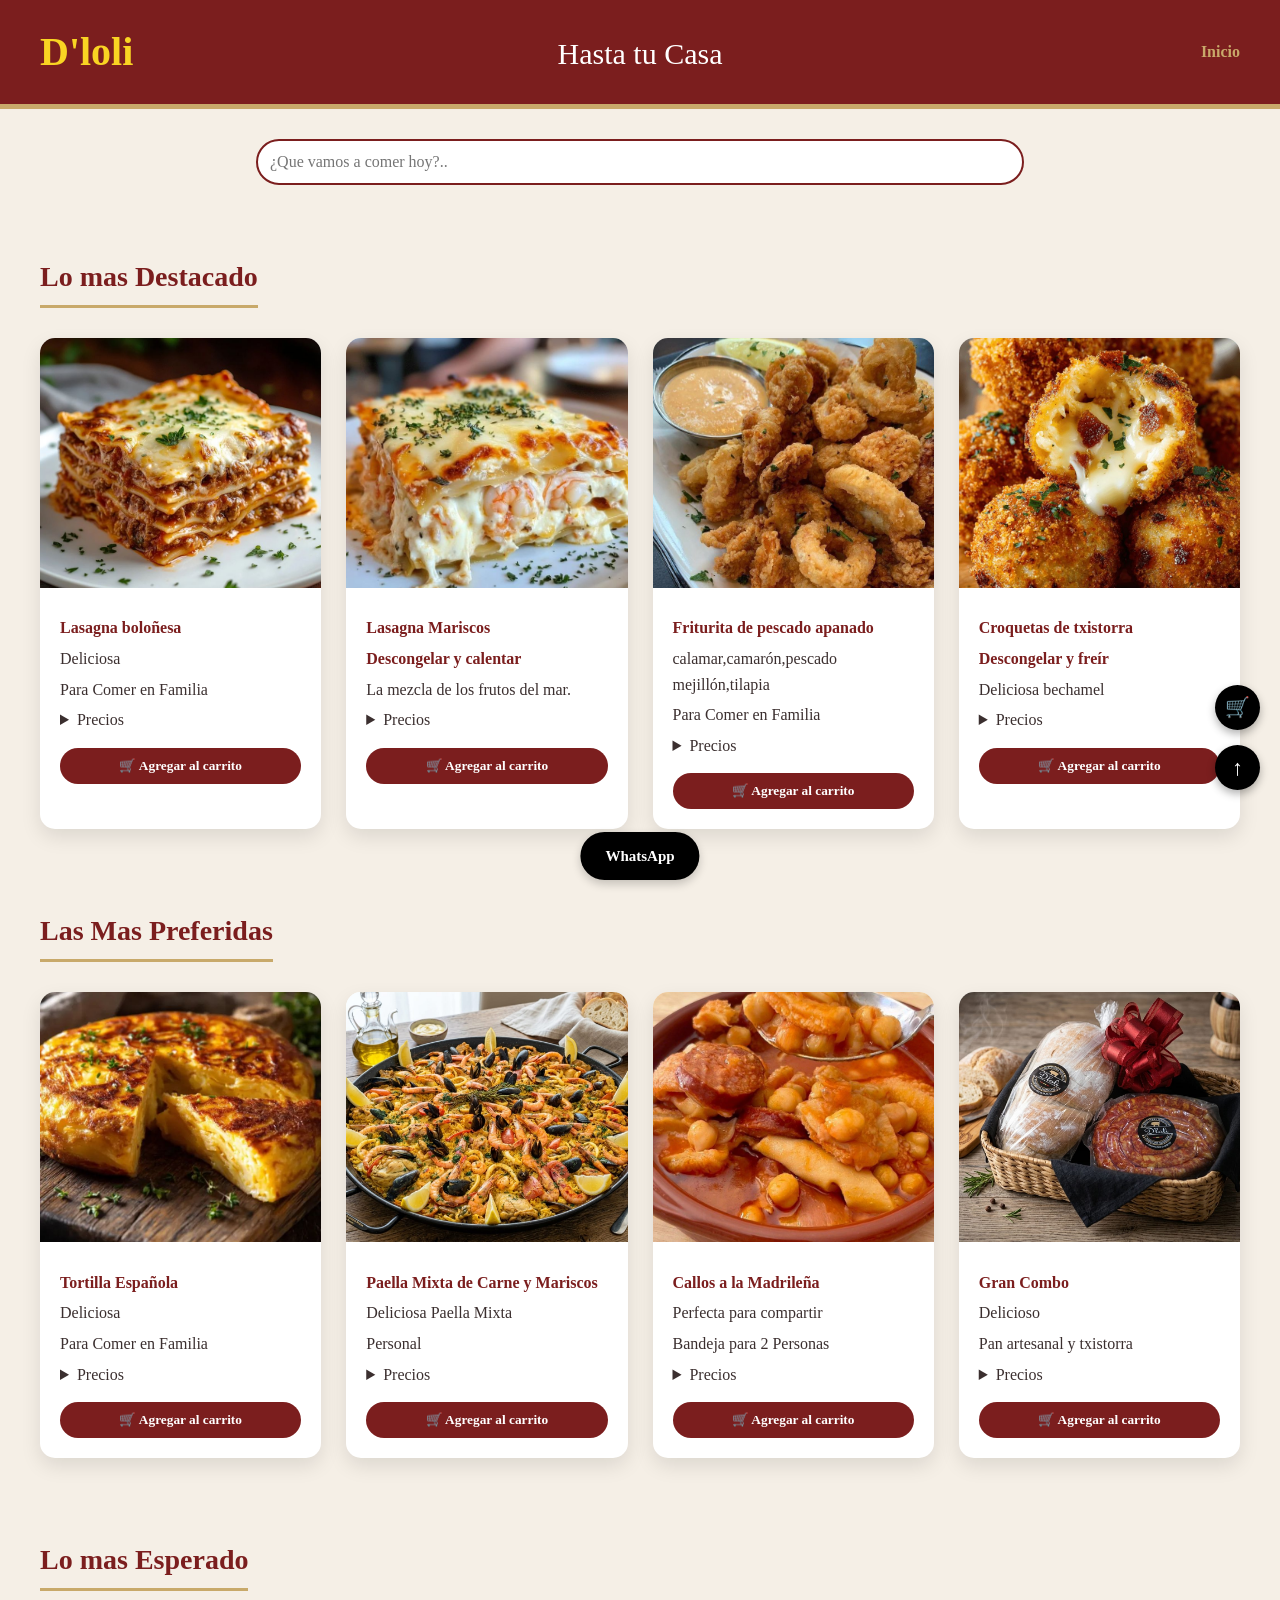
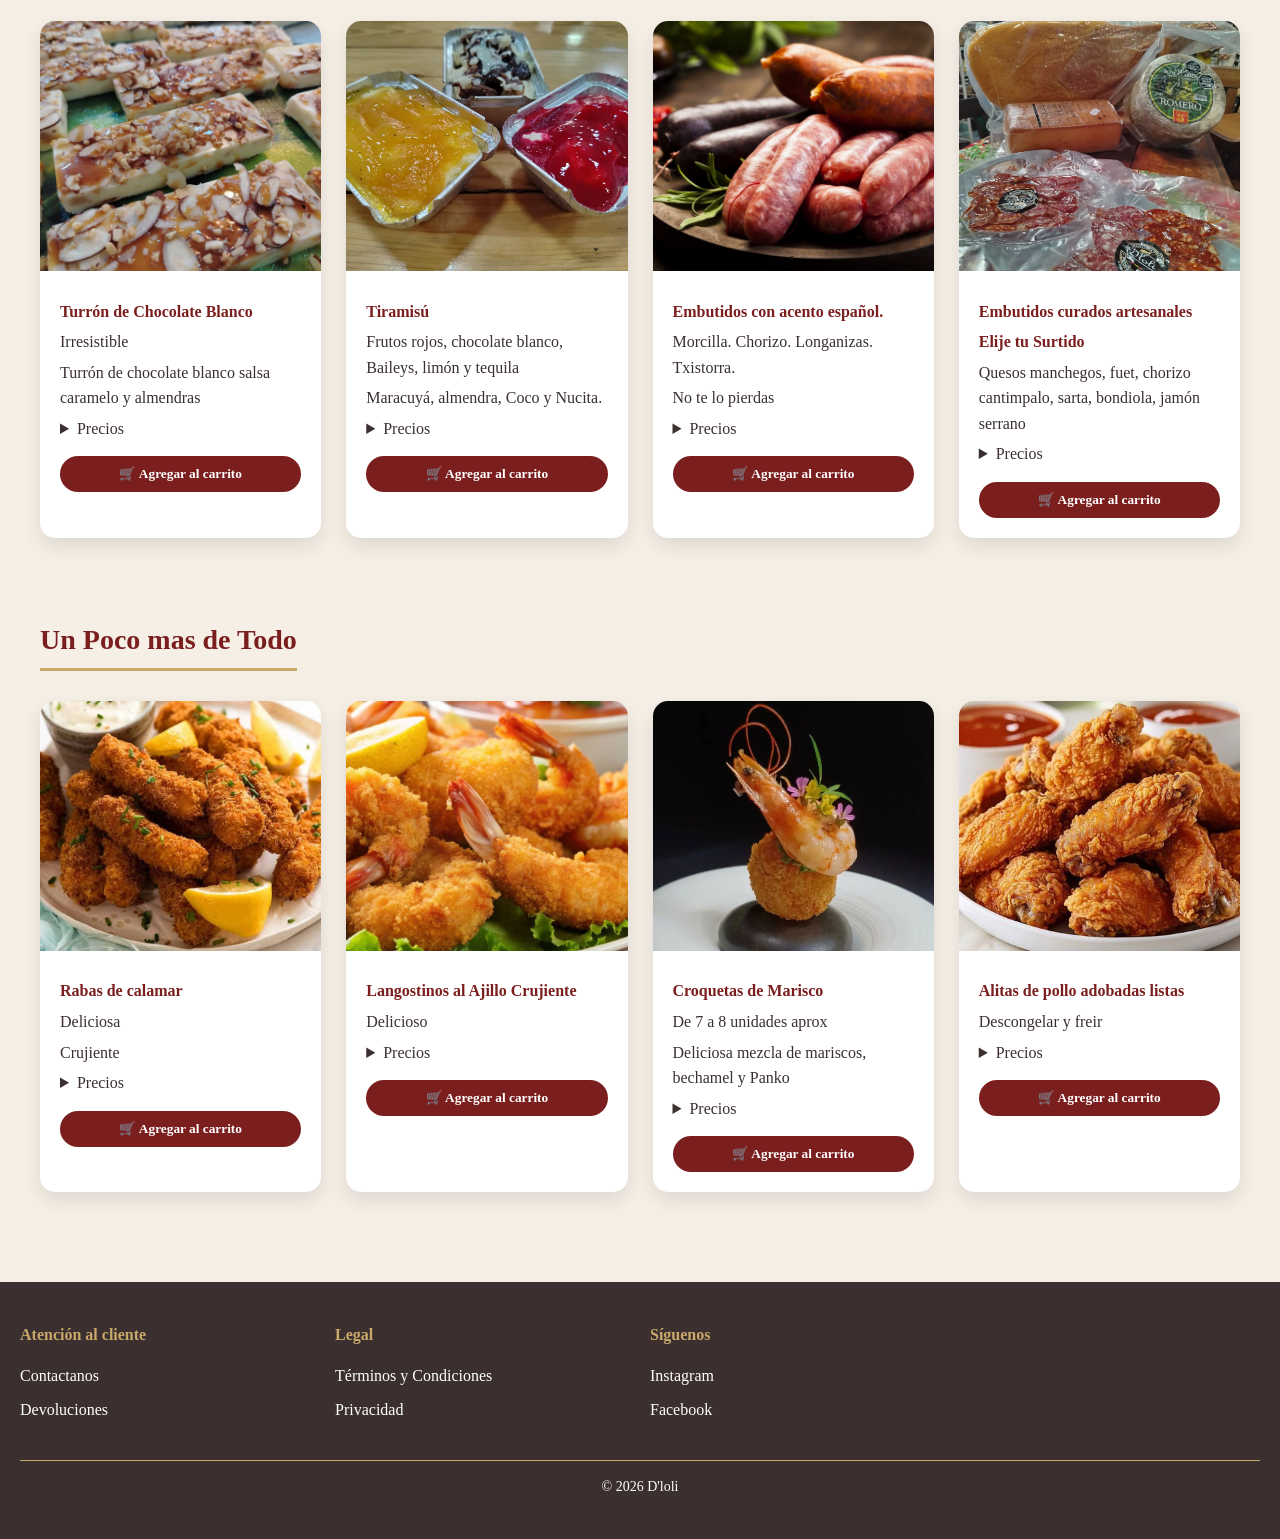
<file: index.html>
<!DOCTYPE html>
<html lang="es-CO">
  <head>
    <meta charset="UTF-8" />
    <meta name="viewport" content="width=device-width, initial-scale=1.0" />
    <link rel="stylesheet" href="estilos.css">
    <title>Cliente D'loli</title>
    <meta name="viewport" content="width=device-width, initial-scale=1.0" />

 
  </head>
 
  <body>
    
    <header>
      
      
      <div class="logo-container">
        <div class="logo">D'loli</div>
        <div class="slogan">Hasta tu Casa</div>
      </div>

    <nav>   
        <ul>
          <!-- 
          <li><a href="embu.html">Embutidos</a></li>
          <li><a href="postres.html">Postres y Tortas</a></li>
          <li><a href="platoslistos.html">Descongelar y Comer</a></li>
          <li><a href="entradas.html">Entradas</a></li> -->
          <li><a href="index.html" class="active">Inicio</a></li>
        </ul>
        </ul>
      </nav>
        
        
      </div>
    </header>
    <div class="search-box">
     
      <input
        type="text"
        id="searchInput"
        placeholder="¿Que vamos a comer hoy?.."
        onkeyup="buscarPerfume()"/>

        <p id="noResults" style="display:none; text-align:center; margin-top:15px; font-weight:bold; color:#7b1e1e;">
          No se encontraron productos 🍷
        </p>
    </div>
    
  

    <!-- MINICART (VISUAL) -->
    <aside class="minicart">
      <h2>Lo mas Destacado</h2>


       <!-- CONTENEDOR 1 -->
<div class="cart-container">

  <div class="cart-item">
    <img src="imagenes/lasagna_bolonesa.jpeg" alt="Lasagna" class="imagen-mediana">
    <div class="cart-info">
      <p><strong>Lasagna boloñesa</strong></p>
      <p>Deliciosa</p>
      <p>Para Comer en Familia</p>
      
      <details class="price-dropdown">
        <summary>Precios</summary>
      
        <div class="price-options">
          <div class="price-option">
            <input type="radio" name="size-lasagna" value="30ml|19990">
            <label>
              <span class="size">Personal</span>
              <span class="price">$14.000</span>
            </label>
          </div>
      
          <div class="price-option">
            <input type="radio" name="size-lasagna" value="50ml|34990">
            <label>
              <span class="size">para dos personas</span>
              <span class="price">$ 25.000</span>
            </label>
          </div>
      
        
          
        </div>
      </details>
    </div>
  </div>
  

    <div class="cart-item">
      <img src="imagenes/lasagna_mariscos.jpeg" alt="Lasagna" class="imagen-mediana">
      <div class="cart-info">
        <p><strong>Lasagna Mariscos</strong></p>
        <p> <strong>Descongelar y calentar</strong></p>
        <p>La mezcla de los frutos del mar.</p>
        
        <details class="price-dropdown">
          <summary>Precios</summary>
        
          <div class="price-options">
            <div class="price-option">
              <input type="radio" name="size-lasagna" value="30ml|19990">
              <label>
                <span class="size">Personal</span>
                <span class="price">$16.000</span>
              </label>
            </div>
        
            <div class="price-option">
              <input type="radio" name="size-lasagna" value="50ml|34990">
              <label>
                <span class="size">Para dos personas</span>
                <span class="price">$ 30.000</span>
              </label>
            </div>
      
          </div>
        </details>
      </div>
    </div>
    


      <div class="cart-item">
        <img src="imagenes/frituritas.jpeg" alt="Lasagna" class="imagen-mediana">
        <div class="cart-info">
          <p><strong>Friturita de pescado apanado </strong></p>
          <p>calamar,camarón,pescado mejillón,tilapia</p>
          <p>Para Comer en Familia</p>
          
          <details class="price-dropdown">
            <summary>Precios</summary>
          
            <div class="price-options">
              <div class="price-option">
                <input type="radio" name="size-lasagna" value="30ml|19990">
                <label>
                  <span class="size">500g</span>
                  <span class="price">$15.000</span>
                </label>
              </div>
          
            
          
      
            </div>
          </details>
        </div>
      </div>
      
    
        <div class="cart-item">
          <img src="imagenes/croquetas_de_txistorra.jpeg" alt="Lasagna" class="imagen-mediana">
          <div class="cart-info">
            <p><strong>Croquetas de txistorra</strong></p>
            <p> <strong>Descongelar y freír</strong></p>
            <p>Deliciosa bechamel</p>
      
            
            <details class="price-dropdown">
              <summary>Precios</summary>
            
              <div class="price-options">
                <div class="price-option">
                  <input type="radio" name="size-lasagna" value="30ml|19990">
                  <label>
                    <span class="size">Bolsa de 500g</span>
                    <span class="price">$15.000</span>
                  </label>
                </div>
            
        
              </div>
            </details>
          </div>
        </div>
        

</div>

    </aside>

    <aside class="minicart">
      <h2>Las Mas Preferidas</h2>
      <!-- CONTENEDOR 2 -->
<div class="cart-container">


    <div class="cart-item">
      <img src="imagenes/tortilla_espanola.jpeg" alt="Lasagna" class="imagen-mediana">
      <div class="cart-info">
        <p><strong>Tortilla Española</strong></p>
        <p>Deliciosa</p>
        <p>Para Comer en Familia</p>
        
        <details class="price-dropdown">
          <summary>Precios</summary>
        
          <div class="price-options">
            <div class="price-option">
              <input type="radio" name="size-lasagna" value="30ml|19990">
              <label>
                <span class="size">Para dos personas</span>
                <span class="price">$22.000</span>
              </label>
            </div>
        
          
        
           
      
          </div>
        </details>
      </div>
    </div>
    
  

 

      <div class="cart-item">
        <img src="imagenes/paella_2.jpeg" alt="Lasagna" class="imagen-mediana">
        <div class="cart-info">
          <p><strong>Paella Mixta de Carne y Mariscos</strong></p>
          <p>Deliciosa Paella Mixta</p>
          <p>Personal</p>
          
          <details class="price-dropdown">
            <summary>Precios</summary>
          
            <div class="price-options">
              <div class="price-option">
                <input type="radio" name="size-lasagna" value="30ml|19990">
                <label>
                  <span class="size">Personal</span>
                  <span class="price">$25.000</span>
                </label>
              </div>
    
            </div>
          </details>
        </div>
      </div>
      

  
  

        <div class="cart-item">
          <img src="imagenes/callo.jpeg" alt="Lasagna" class="imagen-mediana">
          <div class="cart-info">
            <p><strong>Callos a la Madrileña</strong></p>
            <p>Perfecta para compartir</p>
            <p>Bandeja para 2 Personas</p>
            
            <details class="price-dropdown">
              <summary>Precios</summary>
            
              <div class="price-options">
                <div class="price-option">
                  <input type="radio" name="size-lasagna" value="30ml|19990">
                  <label>
                    <span class="size">Bandeja</span>
                    <span class="price">$30.000</span>
                  </label>
                </div>
            
             
          
              </div>
            </details>
          </div>
        </div>
        


        

          <div class="cart-item">
            <img src="imagenes/combo1.jpeg" alt="Lasagna" class="imagen-mediana">
            <div class="cart-info">
              <p><strong>Gran Combo</strong></p>
              <p>Delicioso</p>
              <p>Pan artesanal y txistorra</p>
              
              <details class="price-dropdown">
                <summary>Precios</summary>
              
                <div class="price-options">
                  <div class="price-option">
                    <input type="radio" name="size-lasagna" value="30ml|19990">
                    <label>
                      <span class="size">Combo</span>
                      <span class="price">$26.000</span>
                    </label>
                  </div>
              
                
              
                </div>
              </details>
            </div>
          </div>
          
</div>


    </aside>

  </aside>

  <aside class="minicart">
    <h2>Lo mas Esperado</h2>


     <!-- CONTENEDOR 1 -->
<div class="cart-container">

<div class="cart-item">
  <img src="postres/postre_1.jpeg" alt="Lasagna" class="imagen-mediana">
  <div class="cart-info">
    <p><strong>Turrón de Chocolate Blanco</strong></p>
    <p>Irresistible</p>
    <p>Turrón de chocolate blanco salsa caramelo y almendras</p>
    
    <details class="price-dropdown">
      <summary>Precios</summary>
    
      <div class="price-options">
        <div class="price-option">
          <input type="radio" name="size-lasagna" value="30ml|19990">
          <label>
            <span class="size">1 und</span>
            <span class="price">$7.000</span>
          </label>
        </div>
    
      
        
      </div>
    </details>
  </div>
</div>


<div class="cart-item">
  <img src="postres/postre_2.jpeg" alt="Lasagna" class="imagen-mediana">
  <div class="cart-info">
    <p><strong>Tiramisú</strong></p>
    <p>Frutos rojos, chocolate blanco, Baileys, limón y tequila</p>
    <p>Maracuyá, almendra, Coco y Nucita.</p>
    
    <details class="price-dropdown">
      <summary>Precios</summary>
    
      <div class="price-options">
        <div class="price-option">
          <input type="radio" name="size-lasagna" value="30ml|19990">
          <label>
            <span class="size">1 und</span>
            <span class="price">$5.000</span>
          </label>
        </div>
    
      
        
      </div>
    </details>
  </div>
</div>
  


<div class="cart-item">
  <img src="embutidos/embu_1.jpeg" alt="Lasagna" class="imagen-mediana">
  <div class="cart-info">
    <p><strong>Embutidos con acento español.</strong></p>
    <p>Morcilla. Chorizo. Longanizas. Txistorra.</p>
    <p>No te lo pierdas</p>
    
    <details class="price-dropdown">
      <summary>Precios</summary>
    
      <div class="price-options">
        <div class="price-option">
          <input type="radio" name="size-lasagna" value="30ml|19990">
          <label>
            <span class="size">Bolsa 500g</span>
            <span class="price">$20.000</span>
          </label>
        </div>
    
      
        
      </div>
    </details>
  </div>
</div>
    
  
      <div class="cart-item">
        <img src="embutidos/embu_2.jpeg" alt="Lasagna" class="imagen-mediana">
        <div class="cart-info">
          <p><strong>Embutidos curados artesanales</strong></p>
          <p> <strong>Elije tu Surtido</strong></p>
          <p>Quesos manchegos, fuet, chorizo cantimpalo, sarta, bondiola,  jamón serrano</p>
    
          
          <details class="price-dropdown">
            <summary>Precios</summary>
          
            <div class="price-options">
              <div class="price-option">
                <input type="radio" name="size-lasagna" value="30ml|19990">
                <label>
                  <span class="size">Bolsa de 100g</span>
                  <span class="price">$20.000</span>
                </label>
              </div>
          
      
            </div>
          </details>
        </div>
      </div>
      

</div>

  </aside>
  
  <aside class="minicart">
    <h2>Un Poco mas de Todo</h2>
    <!-- CONTENEDOR 2 -->
<div class="cart-container">


  <div class="cart-item">
    <img src="imagenes/pocomas1.jpeg" alt="Lasagna" class="imagen-mediana">
    <div class="cart-info">
      <p><strong>Rabas de calamar</strong></p>
      <p>Deliciosa</p>
      <p>Crujiente</p>
      
      <details class="price-dropdown">
        <summary>Precios</summary>
      
        <div class="price-options">
          <div class="price-option">
            <input type="radio" name="size-lasagna" value="30ml|19990">
            <label>
              <span class="size">Bol 500g</span>
              <span class="price">$15.000</span>
            </label>
          </div>
      
        
      
         
    
        </div>
      </details>
    </div>
  </div>
  




    <div class="cart-item">
      <img src="imagenes/pocomas2.jpeg" alt="Lasagna" class="imagen-mediana">
      <div class="cart-info">
        <p><strong>Langostinos al Ajillo Crujiente</strong></p>
       
        <p>Delicioso</p>
        
        <details class="price-dropdown">
          <summary>Precios</summary>
        
          <div class="price-options">
            <div class="price-option">
              <input type="radio" name="size-lasagna" value="30ml|19990">
              <label>
                <span class="size">500g</span>
                <span class="price">35.000</span>
              </label>
            </div>
  
          </div>
        </details>
      </div>
    </div>
    




      <div class="cart-item">
        <img src="imagenes/pocomas3.jpeg" alt="Lasagna" class="imagen-mediana">
        <div class="cart-info">
          <p><strong>Croquetas de Marisco</strong></p>
          <p>De 7 a 8 unidades aprox</p>
          <p>Deliciosa mezcla de mariscos, bechamel y Panko</p>
          
          <details class="price-dropdown">
            <summary>Precios</summary>
          
            <div class="price-options">
              <div class="price-option">
                <input type="radio" name="size-lasagna" value="30ml|19990">
                <label>
                  <span class="size">Para dos Pesonas</span>
                  <span class="price">$15.000</span>
                </label>
              </div>
          
           
        
            </div>
          </details>
        </div>
      </div>
      


      

        <div class="cart-item">
          <img src="imagenes/pocomas4.jpeg" alt="Lasagna" class="imagen-mediana">
          <div class="cart-info">
            <p><strong>Alitas de pollo adobadas listas</strong></p>
            <p>Descongelar y freir</p>
            
            
            <details class="price-dropdown">
              <summary>Precios</summary>
            
              <div class="price-options">
                <div class="price-option">
                  <input type="radio" name="size-lasagna" value="30ml|19990">
                  <label>
                    <span class="size">500g</span>
                    <span class="price">$15.000</span>
                  </label>
                </div>
            
              
            
              </div>
            </details>
          </div>
        </div>
        
</div>


  </aside>
    <!-- FOOTER -->
    <footer>
      <div class="footer-columns">
        <div>
          <h4>Atención al cliente</h4>
          <ul>
            <li><a href="tel:+573156957794">Contactanos</a></li>

            <li><a href="tel:+573156957794">Devoluciones</a></li>
          </ul>
        </div>

      

        <div>
          <h4>Legal</h4>
          <ul>
            <li><a href="#" id="verTerminos">Términos y Condiciones</a>
            </li>
            <li>Privacidad</li>
          </ul>
        </div>

        <div>
          <h4>Síguenos</h4>
          <ul>
            <li><a href="https://www.instagram.com/dloli_charcuteria?igsh=OWxlMTlvYTd6aHZm" target="_blank">
            Instagram
            </a>
            </li>
            <li><a href="https://www.facebook.com/share/1GakDKeM12/" target="_blank">
              Facebook
            </a>
            </li>
            
          </ul>
        </div>
      </div>

      <div class="footer-bottom">
        <span>© 2026 D'loli</span>
        
      </div>
    </footer>
  



<a href="https://wa.me/573156957794?text=Hola,%20estoy%20interesado%20en%20un%20producto"
target="_blank"
class="whatsapp-centro">
WhatsApp
</a>

<button class="btn-arriba" onclick="irArriba()">↑</button>
<a href="carrito.html" class="btn-carrito">🛒</a>
<script src="script.js"></script>

</body>

</html>
</file>
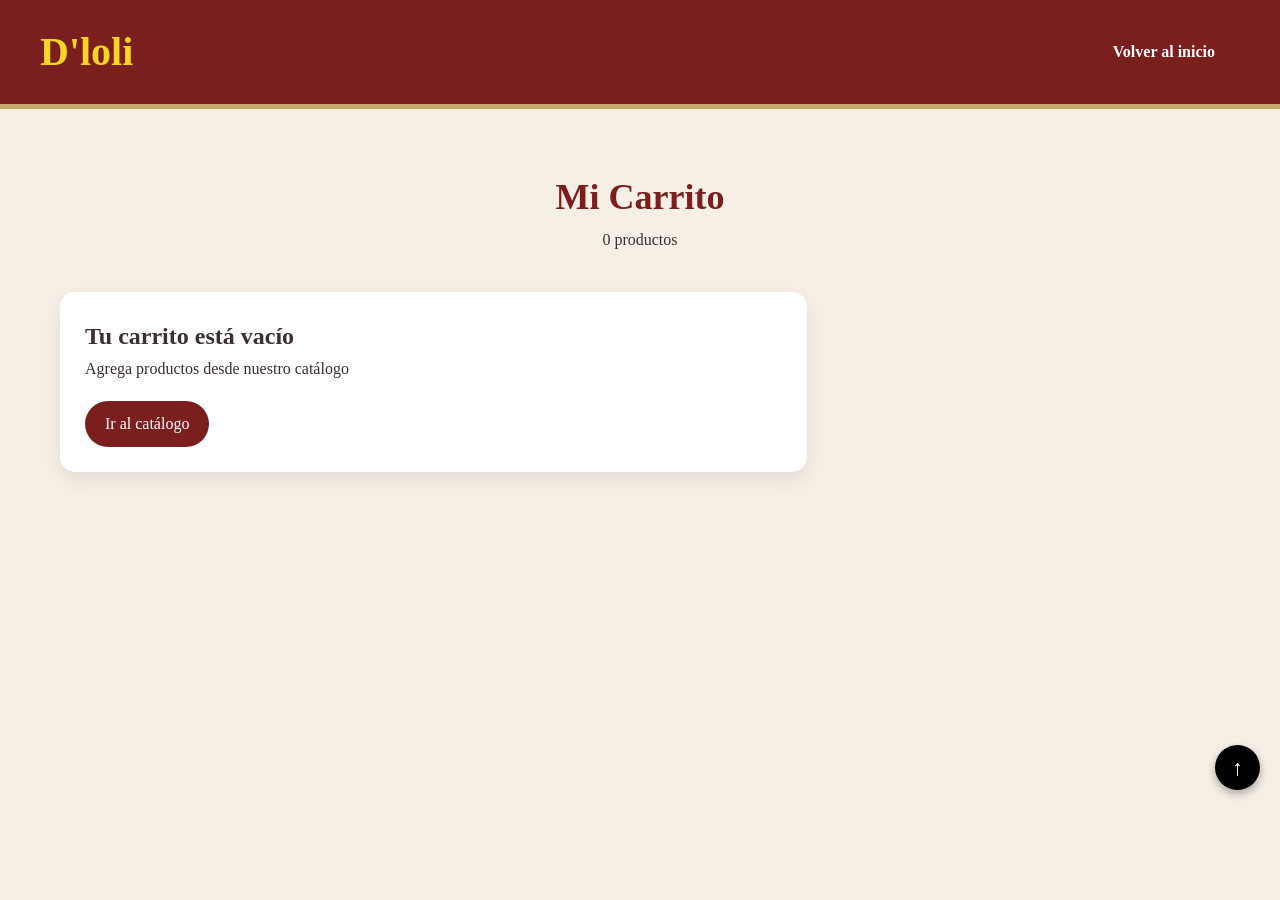
<file: carrito.html>
<!DOCTYPE html>
<html lang="es-CO">
  <head>
    <meta charset="UTF-8" />
    <meta name="viewport" content="width=device-width, initial-scale=1.0" />
    <link rel="stylesheet" href="estilos.css" />
    <title>Carrito - D'loli</title>
  </head>
  <body class="carrito-page">
    <!-- HEADER -->
    <header>
      <div class="logo">D'loli</div>
      <nav>
        <ul>
          <li><a href="index.html">Volver al inicio</a></li>
          <li></li>
        </ul>
      </nav>
    </header>

    <!-- CONTENIDO PRINCIPAL -->
    <div class="container">
      <div class="cart-header">
        <h1>Mi Carrito</h1>
        <p id="item-count">0 productos</p>
      </div>

      <div class="cart-content">
        <!-- PRODUCTOS -->
        <div class="products-section">
          <div id="cart-items">
            <div class="empty-cart">
              <h2>Tu carrito está vacío</h2>
              <p>Agrega productos desde nuestro catálogo</p>
              <a href="index.html" class="btn-primary">Ir al catálogo</a>
            </div>
          </div>
        </div>

        <!-- RESUMEN -->
        <div class="summary-section" id="summary" style="display: none">
          <h2>Resumen del pedido</h2>
          <div class="summary-row">
            <span>Subtotal</span>
            <span id="subtotal">$ 0</span>
          </div>
          <div class="summary-row">
            <span>Envío</span>
            <span id="shipping">A calcular</span>
          </div>
          <div class="summary-row total">
            <span>Total</span>
            <span id="total">$ 0</span>
          </div>
          <button class="checkout-btn" onclick="checkout()">
            Realizar pedido
          </button>
          <div class="continue-shopping">
            <a href="index.html">← Continuar comprando</a>
          </div>
        </div>
      </div>
    </div>

    <script>
      let cart = [];
      let sessionId = "";

      // Generar ID de sesión único
      function generateSessionId() {
        return (
          "session_" +
          Date.now() +
          "_" +
          Math.random().toString(36).substr(2, 9)
        );
      }

      // Obtener o crear ID de sesión
      function getSessionId() {
        // Buscar en sessionStorage (se borra al cerrar navegador/pestaña)
        let session = sessionStorage.getItem("zhaicolezSessionId");

        if (!session) {
          // Crear nueva sesión
          session = generateSessionId();
          sessionStorage.setItem("zhaicolezSessionId", session);
          console.log("Nueva sesión creada:", session);
        } else {
          console.log("Sesión existente:", session);
        }

        return session;
      }

      // Cargar carrito de la sesión actual
      function loadCart() {
        sessionId = getSessionId();
        const cartKey = "zhaicolezCart_" + sessionId;
        const savedCart = localStorage.getItem(cartKey);

        if (savedCart) {
          cart = JSON.parse(savedCart);
          console.log("Carrito cargado para sesión:", sessionId, cart);
        } else {
          cart = [];
          console.log("Carrito nuevo para sesión:", sessionId);
        }

        renderCart();
      }

      // Escuchar mensajes de otras ventanas (catálogo)
      window.addEventListener("message", function (event) {
        if (event.data.action === "addToCart") {
          addToCartFromCatalog(event.data.product);
        }
      });

      // Guardar carrito en localStorage con ID de sesión
      function saveCart() {
        const cartKey = "zhaicolezCart_" + sessionId;
        localStorage.setItem(cartKey, JSON.stringify(cart));
        console.log("Carrito guardado:", cartKey, cart);
      }

      // Limpiar carritos antiguos (opcional - limpia sesiones de más de 7 días)
      function cleanOldCarts() {
        const now = Date.now();
        const maxAge = 7 * 24 * 60 * 60 * 1000; // 7 días en milisegundos

        for (let i = 0; i < localStorage.length; i++) {
          const key = localStorage.key(i);
          if (key && key.startsWith("zhaicolezCart_session_")) {
            try {
              const timestamp = parseInt(key.split("_")[2]);
              if (now - timestamp > maxAge) {
                localStorage.removeItem(key);
                console.log("Carrito antiguo eliminado:", key);
              }
            } catch (e) {
              console.log("Error al limpiar carrito:", e);
            }
          }
        }
      }

      // Agregar producto desde catálogo
      function addToCartFromCatalog(product) {
        const existingIndex = cart.findIndex(
          (item) =>
            item.brand === product.brand &&
            item.name === product.name &&
            item.size === product.size
        );

        if (existingIndex !== -1) {
          cart[existingIndex].quantity += 1;
        } else {
          cart.push({ ...product, quantity: 1 });
        }

        saveCart();
        renderCart();
      }

      // Renderizar carrito
      function renderCart() {
        const cartItemsDiv = document.getElementById("cart-items");
        const summaryDiv = document.getElementById("summary");
        const itemCount = document.getElementById("item-count");

        if (cart.length === 0) {
          cartItemsDiv.innerHTML = `
          <div class="empty-cart">
            <h2>Tu carrito está vacío</h2>
            <p>Agrega productos desde nuestro catálogo</p>
            <a href="index.html" class="btn-primary">Ir al catálogo</a>
          </div>
        `;
          summaryDiv.style.display = "none";
          itemCount.textContent = "0 productos";
          return;
        }

        // Renderizar productos
        cartItemsDiv.innerHTML = cart
          .map(
            (item, index) => `
        <div class="cart-item">
          <img src="${item.image}" alt="${item.name}" class="item-image" />
          <div class="item-details">
            <div class="item-brand">${item.brand}</div>
            <div class="item-name">${item.name}</div>
            <div class="item-type">${item.type}</div>
            <div class="item-size">📏 ${item.size}</div>
            <div class="item-actions">
              <div class="quantity-controls">
                <button class="quantity-btn" onclick="updateQuantity(${index}, -1)">−</button>
                <span class="quantity">${item.quantity}</span>
                <button class="quantity-btn" onclick="updateQuantity(${index}, 1)">+</button>
              </div>
              <button class="remove-btn" onclick="removeItem(${index})">Eliminar</button>
            </div>
          </div>
          <div class="item-price">$ ${(
            item.price * item.quantity
          ).toLocaleString("es-CO")}</div>
        </div>
      `
          )
          .join("");

        // Actualizar resumen
        const subtotal = cart.reduce(
          (sum, item) => sum + item.price * item.quantity,
          0
        );
        document.getElementById(
          "subtotal"
        ).textContent = `$ ${subtotal.toLocaleString("es-CO")}`;
        document.getElementById(
          "total"
        ).textContent = `$ ${subtotal.toLocaleString("es-CO")}`;

        const totalItems = cart.reduce((sum, item) => sum + item.quantity, 0);
        itemCount.textContent = `${totalItems} producto${
          totalItems !== 1 ? "s" : ""
        }`;

        summaryDiv.style.display = "block";
      }

      // Actualizar cantidad
      function updateQuantity(index, change) {
        cart[index].quantity += change;
        if (cart[index].quantity <= 0) {
          cart.splice(index, 1);
        }
        saveCart();
        renderCart();
      }

      // Eliminar producto
      function removeItem(index) {
        if (confirm("¿Estás seguro de eliminar este producto?")) {
          cart.splice(index, 1);
          saveCart();
          renderCart();
        }
      }

      // Realizar pedido
      function checkout() {
        const message = cart
          .map(
            (item) =>
              `${item.brand} - ${item.name}\nTamaño: ${item.size}\nCantidad: ${
                item.quantity
              }\nPrecio: $${(item.price * item.quantity).toLocaleString(
                "es-CO"
              )}`
          )
          .join("\n\n");

        const total = cart.reduce(
          (sum, item) => sum + item.price * item.quantity,
          0
        );
        const whatsappMessage = encodeURIComponent(
          `¡Hola! Quiero realizar el siguiente pedido:\n\n${message}\n\n*Total: $${total.toLocaleString(
            "es-CO"
          )}*`
        );

        window.open(
          `https://wa.me/573156957794?text=${whatsappMessage}`,
          "_blank"
        );
      }

      // Cargar carrito al iniciar
      loadCart();
      cleanOldCarts(); // Limpiar carritos antiguos
      function irArriba() {
        window.scrollTo({
          top: 0,
          behavior: "smooth",
        });
      }
    </script>
    <button class="btn-arriba" onclick="irArriba()">↑</button>
    <script src="script.js"></script>
  </body>
</html>
</file>
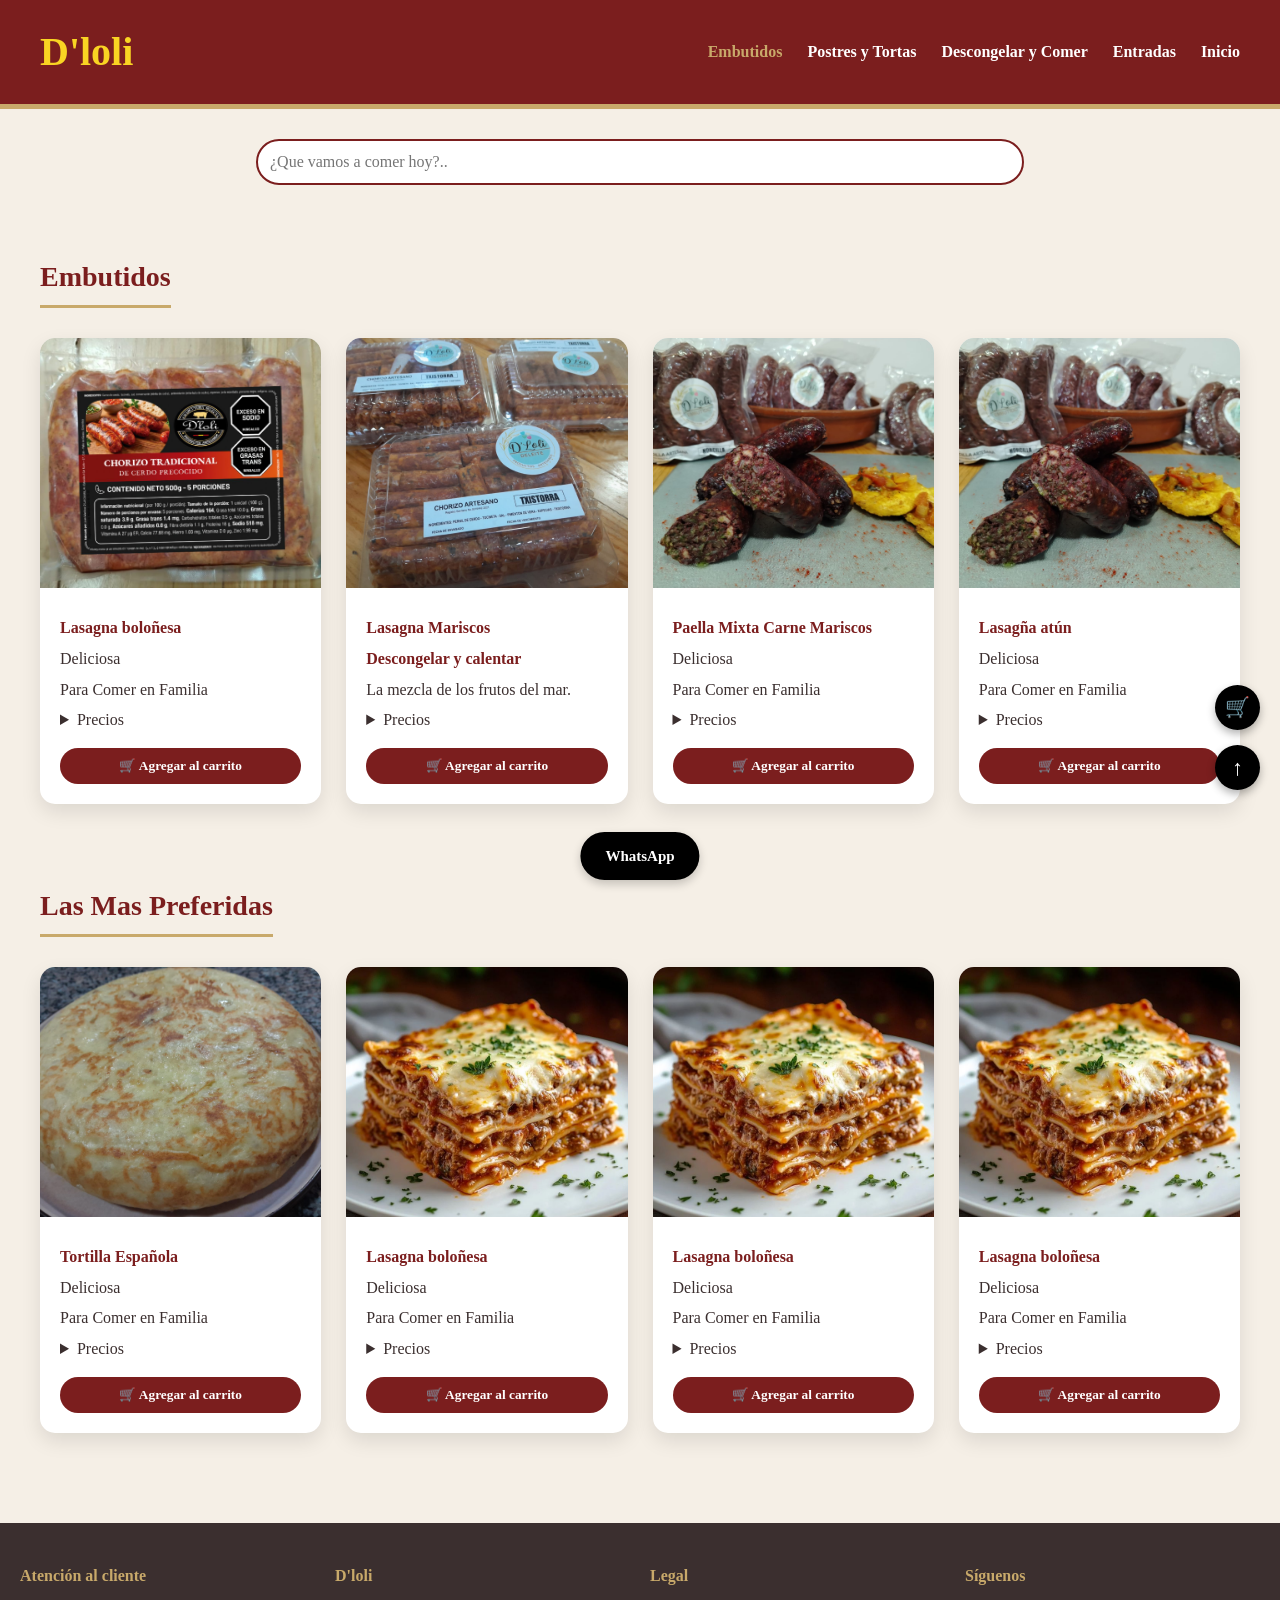
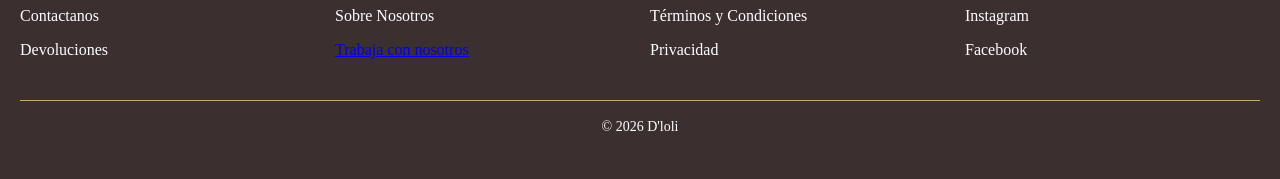
<file: embu.html>
<!DOCTYPE html>
<html lang="es-CO">
  <head>
    <meta charset="UTF-8" />
    <meta name="viewport" content="width=device-width, initial-scale=1.0" />
    <link rel="stylesheet" href="estilos.css">
    <title>Cliente D'loli</title>
    <meta name="viewport" content="width=device-width, initial-scale=1.0" />

 
  </head>
 
  <body>
    
    <header>
      
      
      
      <div class="logo">D'loli</div>

    <nav>   
        <ul>
            <li><a href="embu.html"class="active">Embutidos</a></li>
          <li><a href="postres.html">Postres y Tortas</a></li>
          <li><a href="platoslistos.html">Descongelar y Comer</a></li>
          <li><a href="entradas.html">Entradas</a></li>
          <li><a href="index.html" >Inicio</a></li>
        </ul>
        </ul>
      </nav>
        
        
      </div>
    </header>
    <div class="search-box">
     
      <input
        type="text"
        id="searchInput"
        placeholder="¿Que vamos a comer hoy?.."
        onkeyup="buscarPerfume()"/>

        <p id="noResults" style="display:none; text-align:center; margin-top:15px; font-weight:bold; color:#7b1e1e;">
          No se encontraron productos 🍷
        </p>
    </div>
    
  

    <!-- MINICART (VISUAL) -->
    <aside class="minicart">
      <h2>Embutidos</h2>


       <!-- CONTENEDOR 1 -->
<div class="cart-container">

  <div class="cart-item">
    <img src="embutidos/embu1.jpeg" alt="Lasagna" class="imagen-mediana">
    <div class="cart-info">
      <p><strong>Lasagna boloñesa</strong></p>
      <p>Deliciosa</p>
      <p>Para Comer en Familia</p>
      
      <details class="price-dropdown">
        <summary>Precios</summary>
      
        <div class="price-options">
          <div class="price-option">
            <input type="radio" name="size-lasagna" value="30ml|19990">
            <label>
              <span class="size">30ml</span>
              <span class="price">$19.990</span>
            </label>
          </div>
      
          <div class="price-option">
            <input type="radio" name="size-lasagna" value="50ml|34990">
            <label>
              <span class="size">50ml</span>
              <span class="price">$ 34.990</span>
            </label>
          </div>
      
          <div class="price-option">
            <input type="radio" name="size-lasagna" value="100ml|54990">
            <label>
              <span class="size">100ml</span>
              <span class="price">$ 54.990</span>
            </label>
          </div>
      
          <div class="price-option">
            <input type="radio" name="size-lasagna" value="1.1|120000">
            <label>
              <span class="size">1.1 (Premium)</span>
              <span class="price">$ 119.990</span>
            </label>
          </div>
        </div>
      </details>
    </div>
  </div>
  

    <div class="cart-item">
      <img src="embutidos/embu2.jpeg" alt="Lasagna" class="imagen-mediana">
      <div class="cart-info">
        <p><strong>Lasagna Mariscos</strong></p>
        <p> <strong>Descongelar y calentar</strong></p>
        <p>La mezcla de los frutos del mar.</p>
        
        <details class="price-dropdown">
          <summary>Precios</summary>
        
          <div class="price-options">
            <div class="price-option">
              <input type="radio" name="size-lasagna" value="30ml|19990">
              <label>
                <span class="size">30ml</span>
                <span class="price">$19.990</span>
              </label>
            </div>
        
            <div class="price-option">
              <input type="radio" name="size-lasagna" value="50ml|34990">
              <label>
                <span class="size">50ml</span>
                <span class="price">$ 34.990</span>
              </label>
            </div>
        
            <div class="price-option">
              <input type="radio" name="size-lasagna" value="100ml|54990">
              <label>
                <span class="size">100ml</span>
                <span class="price">$ 54.990</span>
              </label>
            </div>
        
            <div class="price-option">
              <input type="radio" name="size-lasagna" value="1.1|120000">
              <label>
                <span class="size">1.1 (Premium)</span>
                <span class="price">$ 119.990</span>
              </label>
            </div>
          </div>
        </details>
      </div>
    </div>
    


      <div class="cart-item">
        <img src="embutidos/embu3.jpeg"Lasagna" class="imagen-mediana">
        <div class="cart-info">
          <p><strong>Paella Mixta Carne Mariscos</strong></p>
          <p>Deliciosa</p>
          <p>Para Comer en Familia</p>
          
          <details class="price-dropdown">
            <summary>Precios</summary>
          
            <div class="price-options">
              <div class="price-option">
                <input type="radio" name="size-lasagna" value="30ml|19990">
                <label>
                  <span class="size">30ml</span>
                  <span class="price">$19.990</span>
                </label>
              </div>
          
              <div class="price-option">
                <input type="radio" name="size-lasagna" value="50ml|34990">
                <label>
                  <span class="size">50ml</span>
                  <span class="price">$ 34.990</span>
                </label>
              </div>
          
              <div class="price-option">
                <input type="radio" name="size-lasagna" value="100ml|54990">
                <label>
                  <span class="size">100ml</span>
                  <span class="price">$ 54.990</span>
                </label>
              </div>
          
              <div class="price-option">
                <input type="radio" name="size-lasagna" value="1.1|120000">
                <label>
                  <span class="size">1.1 (Premium)</span>
                  <span class="price">$ 119.990</span>
                </label>
              </div>
            </div>
          </details>
        </div>
      </div>
      
        <div class="cart-item">
          <img src="embutidos/embu3.jpeg" alt="Lasagna" class="imagen-mediana">
          <div class="cart-info">
            <p><strong>Lasagña atún</strong></p>
            <p>Deliciosa</p>
            <p>Para Comer en Familia</p>
            
            <details class="price-dropdown">
              <summary>Precios</summary>
            
              <div class="price-options">
                <div class="price-option">
                  <input type="radio" name="size-lasagna" value="30ml|19990">
                  <label>
                    <span class="size">30ml</span>
                    <span class="price">$19.990</span>
                  </label>
                </div>
            
                <div class="price-option">
                  <input type="radio" name="size-lasagna" value="50ml|34990">
                  <label>
                    <span class="size">50ml</span>
                    <span class="price">$ 34.990</span>
                  </label>
                </div>
            
                <div class="price-option">
                  <input type="radio" name="size-lasagna" value="100ml|54990">
                  <label>
                    <span class="size">100ml</span>
                    <span class="price">$ 54.990</span>
                  </label>
                </div>
            
                <div class="price-option">
                  <input type="radio" name="size-lasagna" value="1.1|120000">
                  <label>
                    <span class="size">1.1 (Premium)</span>
                    <span class="price">$ 119.990</span>
                  </label>
                </div>
              </div>
            </details>
          </div>
        </div>
        

</div>

    </aside>
    <aside class="minicart">
      <h2>Las Mas Preferidas</h2>
      <!-- CONTENEDOR 2 -->
<div class="cart-container">


    <div class="cart-item">
      <img src="imagenes/tortilla_española.jpeg" alt="Lasagna" class="imagen-mediana">
      <div class="cart-info">
        <p><strong>Tortilla Española</strong></p>
        <p>Deliciosa</p>
        <p>Para Comer en Familia</p>
        
        <details class="price-dropdown">
          <summary>Precios</summary>
        
          <div class="price-options">
            <div class="price-option">
              <input type="radio" name="size-lasagna" value="30ml|19990">
              <label>
                <span class="size">30ml</span>
                <span class="price">$19.990</span>
              </label>
            </div>
        
            <div class="price-option">
              <input type="radio" name="size-lasagna" value="50ml|34990">
              <label>
                <span class="size">50ml</span>
                <span class="price">$ 34.990</span>
              </label>
            </div>
        
            <div class="price-option">
              <input type="radio" name="size-lasagna" value="100ml|54990">
              <label>
                <span class="size">100ml</span>
                <span class="price">$ 54.990</span>
              </label>
            </div>
        
            <div class="price-option">
              <input type="radio" name="size-lasagna" value="1.1|120000">
              <label>
                <span class="size">1.1 (Premium)</span>
                <span class="price">$ 119.990</span>
              </label>
            </div>
          </div>
        </details>
      </div>
    </div>
    
  

 

      <div class="cart-item">
        <img src="imagenes/lasagna_bolonesa.jpeg" alt="Lasagna" class="imagen-mediana">
        <div class="cart-info">
          <p><strong>Lasagna boloñesa</strong></p>
          <p>Deliciosa</p>
          <p>Para Comer en Familia</p>
          
          <details class="price-dropdown">
            <summary>Precios</summary>
          
            <div class="price-options">
              <div class="price-option">
                <input type="radio" name="size-lasagna" value="30ml|19990">
                <label>
                  <span class="size">30ml</span>
                  <span class="price">$19.990</span>
                </label>
              </div>
          
              <div class="price-option">
                <input type="radio" name="size-lasagna" value="50ml|34990">
                <label>
                  <span class="size">50ml</span>
                  <span class="price">$ 34.990</span>
                </label>
              </div>
          
              <div class="price-option">
                <input type="radio" name="size-lasagna" value="100ml|54990">
                <label>
                  <span class="size">100ml</span>
                  <span class="price">$ 54.990</span>
                </label>
              </div>
          
              <div class="price-option">
                <input type="radio" name="size-lasagna" value="1.1|120000">
                <label>
                  <span class="size">1.1 (Premium)</span>
                  <span class="price">$ 119.990</span>
                </label>
              </div>
            </div>
          </details>
        </div>
      </div>
      

  
  

        <div class="cart-item">
          <img src="imagenes/lasagna_bolonesa.jpeg" alt="Lasagna" class="imagen-mediana">
          <div class="cart-info">
            <p><strong>Lasagna boloñesa</strong></p>
            <p>Deliciosa</p>
            <p>Para Comer en Familia</p>
            
            <details class="price-dropdown">
              <summary>Precios</summary>
            
              <div class="price-options">
                <div class="price-option">
                  <input type="radio" name="size-lasagna" value="30ml|19990">
                  <label>
                    <span class="size">30ml</span>
                    <span class="price">$19.990</span>
                  </label>
                </div>
            
                <div class="price-option">
                  <input type="radio" name="size-lasagna" value="50ml|34990">
                  <label>
                    <span class="size">50ml</span>
                    <span class="price">$ 34.990</span>
                  </label>
                </div>
            
                <div class="price-option">
                  <input type="radio" name="size-lasagna" value="100ml|54990">
                  <label>
                    <span class="size">100ml</span>
                    <span class="price">$ 54.990</span>
                  </label>
                </div>
            
                <div class="price-option">
                  <input type="radio" name="size-lasagna" value="1.1|120000">
                  <label>
                    <span class="size">1.1 (Premium)</span>
                    <span class="price">$ 119.990</span>
                  </label>
                </div>
              </div>
            </details>
          </div>
        </div>
        


        

          <div class="cart-item">
            <img src="imagenes/lasagna_bolonesa.jpeg" alt="Lasagna" class="imagen-mediana">
            <div class="cart-info">
              <p><strong>Lasagna boloñesa</strong></p>
              <p>Deliciosa</p>
              <p>Para Comer en Familia</p>
              
              <details class="price-dropdown">
                <summary>Precios</summary>
              
                <div class="price-options">
                  <div class="price-option">
                    <input type="radio" name="size-lasagna" value="30ml|19990">
                    <label>
                      <span class="size">30ml</span>
                      <span class="price">$19.990</span>
                    </label>
                  </div>
              
                  <div class="price-option">
                    <input type="radio" name="size-lasagna" value="50ml|34990">
                    <label>
                      <span class="size">50ml</span>
                      <span class="price">$ 34.990</span>
                    </label>
                  </div>
              
                  <div class="price-option">
                    <input type="radio" name="size-lasagna" value="100ml|54990">
                    <label>
                      <span class="size">100ml</span>
                      <span class="price">$ 54.990</span>
                    </label>
                  </div>
              
                  <div class="price-option">
                    <input type="radio" name="size-lasagna" value="1.1|120000">
                    <label>
                      <span class="size">1.1 (Premium)</span>
                      <span class="price">$ 119.990</span>
                    </label>
                  </div>
                </div>
              </details>
            </div>
          </div>
          
</div>


    </aside>

    <!-- FOOTER -->
    <footer>
      <div class="footer-columns">
        <div>
          <h4>Atención al cliente</h4>
          <ul>
            <li><a href="tel:+573151821269">Contactanos</a></li>

            <li><a href="tel:+573151821269">Devoluciones</a></li>
          </ul>
        </div>

        <div>
          <h4>D'loli</h4>
          <ul>

            
            <li><a href="#" id="verSobreNosotros">Sobre Nosotros</a>
            </li>
            <a href="https://wa.me/573151821269" target="_blank"
            >Trabaja con nosotros</a>
          </ul>
        </div>

        <div>
          <h4>Legal</h4>
          <ul>
            <li><a href="#" id="verTerminos">Términos y Condiciones</a>
            </li>
            <li>Privacidad</li>
          </ul>
        </div>

        <div>
          <h4>Síguenos</h4>
          <ul>
            <li><a href="https://www.instagram.com/zhaicolexinspirations?igsh=MWN2NmU1YmVtbXdhMQ==" target="_blank">
            Instagram
            </a>
            </li>
            <li><a href="https://www.facebook.com/profile.php?id=61582595425156" target="_blank">
              Facebook
            </a>
            </li>
            
          </ul>
        </div>
      </div>

      <div class="footer-bottom">
        <span>© 2026 D'loli</span>
        
      </div>
    </footer>
  



<a href="https://wa.me/573156957794?text=Hola,%20estoy%20interesado%20en%20un%20producto"
target="_blank"
class="whatsapp-centro">
WhatsApp
</a>

<button class="btn-arriba" onclick="irArriba()">↑</button>
<a href="carrito.html" class="btn-carrito">🛒</a>
<script src="script.js"></script>

</body>

</html>
</file>
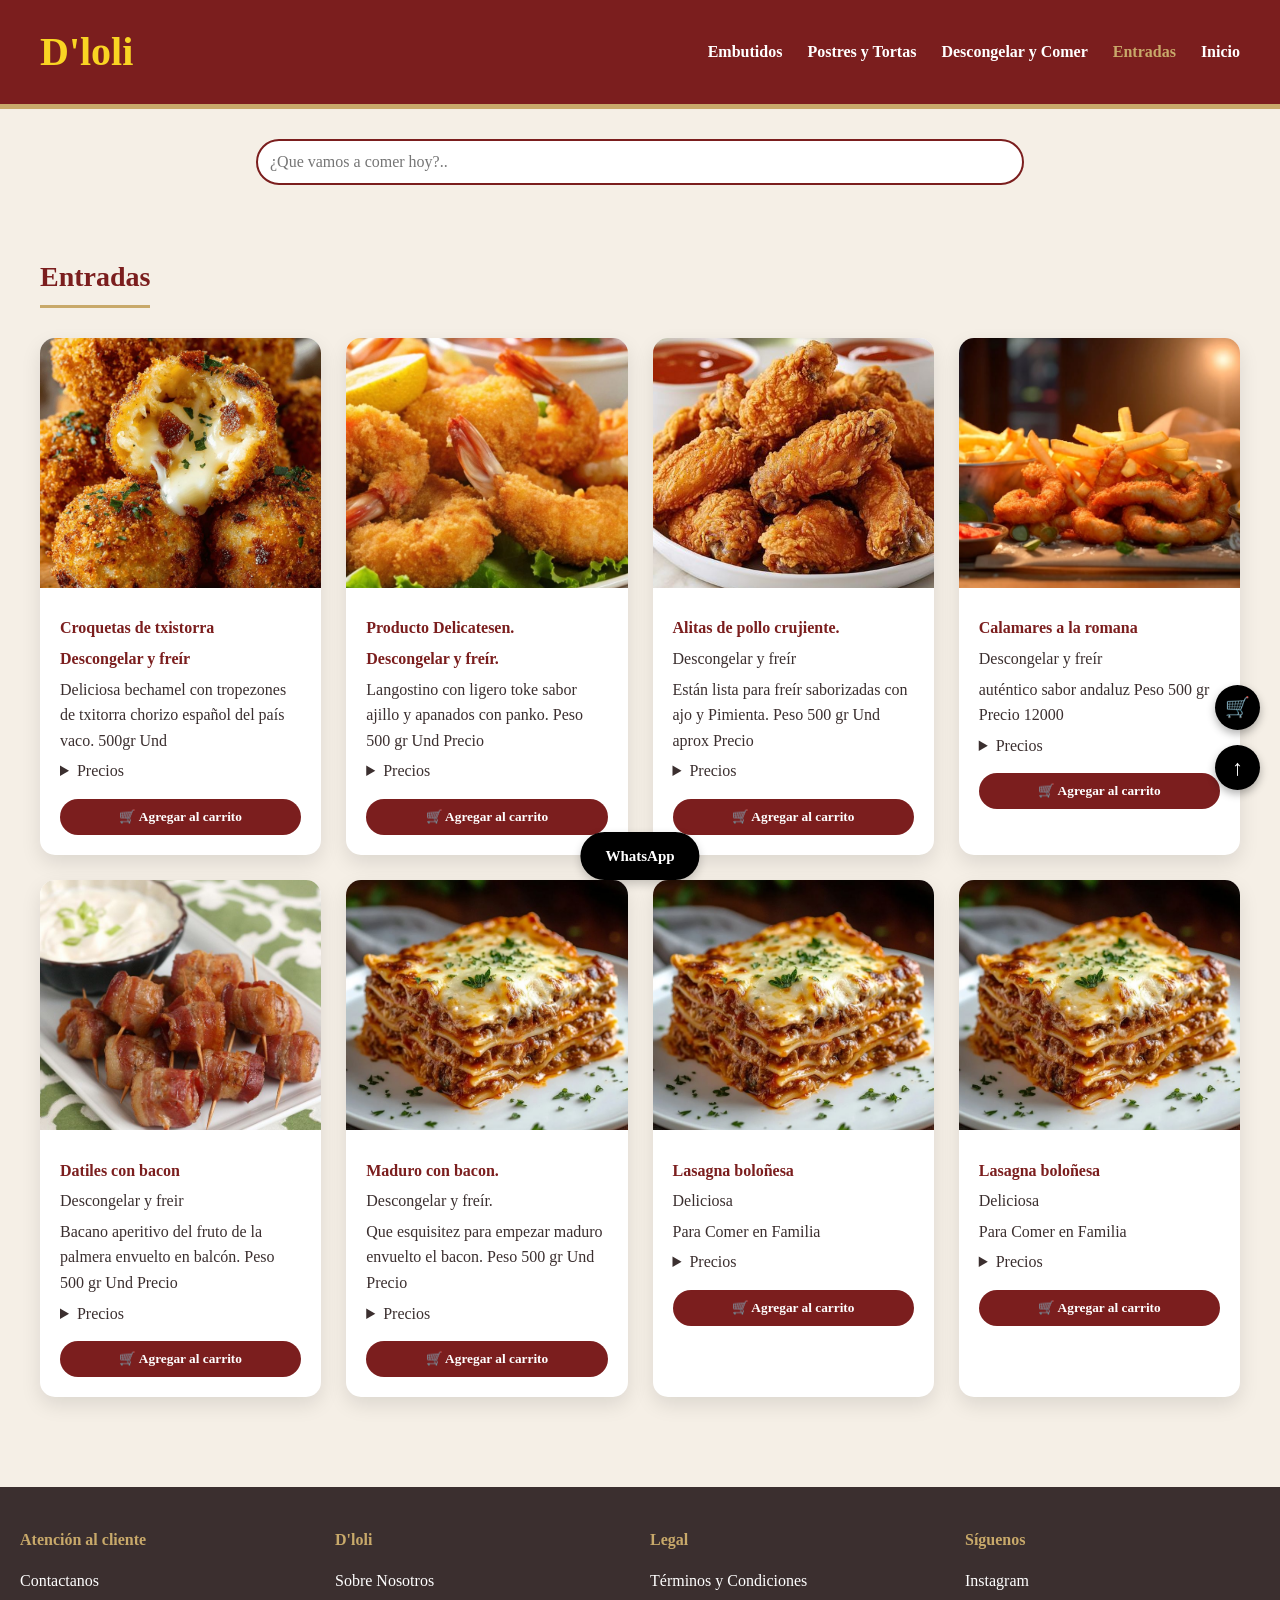
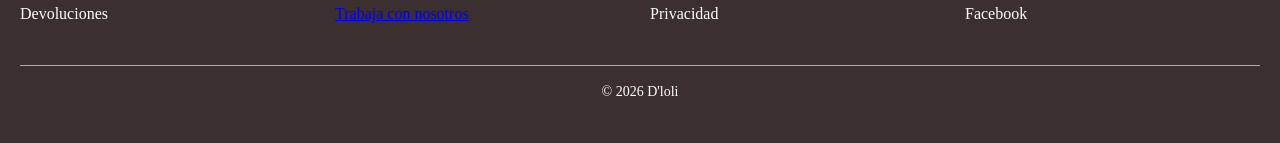
<file: entradas.html>
<!DOCTYPE html>
<html lang="es-CO">
  <head>
    <meta charset="UTF-8" />
    <meta name="viewport" content="width=device-width, initial-scale=1.0" />
    <link rel="stylesheet" href="estilos.css">
    <title>Cliente D'loli</title>
    <meta name="viewport" content="width=device-width, initial-scale=1.0" />

 
  </head>
 
  <body>
    
    <header>
      
      
      
      <div class="logo">D'loli</div>

    <nav>   
        <ul>
          <li><a href="embu.html">Embutidos</a></li>
          <li><a href="postres.html">Postres y Tortas</a></li>
          <li><a href="platoslistos.html">Descongelar y Comer</a></li>
          <li><a href="entradas.html"  class="active">Entradas</a></li>
          <li><a href="index.html">Inicio</a></li>
        </ul>
      </nav>
        
        
      </div>
    </header>
    <div class="search-box">
     
      <input
        type="text"
        id="searchInput"
        placeholder="¿Que vamos a comer hoy?.."
        onkeyup="buscarPerfume()"/>

        <p id="noResults" style="display:none; text-align:center; margin-top:15px; font-weight:bold; color:#7b1e1e;">
          No se encontraron productos 🍷
        </p>
    </div>
    
  

    <!-- MINICART (VISUAL) -->
    <aside class="minicart">
      <h2>Entradas</h2>


       <!-- CONTENEDOR 1 -->
<div class="cart-container">

  <div class="cart-item">
    <img src="imagenes/croquetas_de_txistorra.jpeg" alt="Lasagna" class="imagen-mediana">
    <div class="cart-info">
      <p><strong>Croquetas de txistorra</strong></p>
      <p> <strong>Descongelar y freír</strong></p>
      <p>Deliciosa bechamel con tropezones de txitorra chorizo español del país vaco.  500gr Und
      
      
      <details class="price-dropdown">
        <summary>Precios</summary>
      
        <div class="price-options">
          <div class="price-option">
            <input type="radio" name="size-lasagna" value="30ml|19990">
            <label>
              <span class="size">30ml</span>
              <span class="price">$19.990</span>
            </label>
          </div>
      
          <div class="price-option">
            <input type="radio" name="size-lasagna" value="50ml|34990">
            <label>
              <span class="size">50ml</span>
              <span class="price">$ 34.990</span>
            </label>
          </div>
      
          <div class="price-option">
            <input type="radio" name="size-lasagna" value="100ml|54990">
            <label>
              <span class="size">100ml</span>
              <span class="price">$ 54.990</span>
            </label>
          </div>
      
          <div class="price-option">
            <input type="radio" name="size-lasagna" value="1.1|120000">
            <label>
              <span class="size">1.1 (Premium)</span>
              <span class="price">$ 119.990</span>
            </label>
          </div>
        </div>
      </details>
    </div>
  </div>
  

    <div class="cart-item">
      <img src="imagenes/producto_delicatesen.jpeg" alt="Lasagna" class="imagen-mediana">
      <div class="cart-info">
        <p><strong>Producto Delicatesen.</strong></p>
        <p> <strong>Descongelar y freír.</strong></p>
        <p>Langostino con ligero toke  sabor ajillo y apanados con panko.
            Peso 500 gr
            Und
            Precio</p>
        
        <details class="price-dropdown">
          <summary>Precios</summary>
        
          <div class="price-options">
            <div class="price-option">
              <input type="radio" name="size-lasagna" value="30ml|19990">
              <label>
                <span class="size">30ml</span>
                <span class="price">$19.990</span>
              </label>
            </div>
        
            <div class="price-option">
              <input type="radio" name="size-lasagna" value="50ml|34990">
              <label>
                <span class="size">50ml</span>
                <span class="price">$ 34.990</span>
              </label>
            </div>
        
            <div class="price-option">
              <input type="radio" name="size-lasagna" value="100ml|54990">
              <label>
                <span class="size">100ml</span>
                <span class="price">$ 54.990</span>
              </label>
            </div>
        
            <div class="price-option">
              <input type="radio" name="size-lasagna" value="1.1|120000">
              <label>
                <span class="size">1.1 (Premium)</span>
                <span class="price">$ 119.990</span>
              </label>
            </div>
          </div>
        </details>
      </div>
    </div>
    


      <div class="cart-item">
        <img src="imagenes/alitas_de_pollo_crujiente.jpeg" alt="Lasagna" class="imagen-mediana">
        <div class="cart-info">
          <p><strong>Alitas de pollo crujiente.</strong></p>
          <p>Descongelar y freír</p>
          <p>Están lista para freír saborizadas con ajo y Pimienta.
            Peso 500 gr
            Und aprox
            Precio</p>
          
          <details class="price-dropdown">
            <summary>Precios</summary>
          
            <div class="price-options">
              <div class="price-option">
                <input type="radio" name="size-lasagna" value="30ml|19990">
                <label>
                  <span class="size">30ml</span>
                  <span class="price">$19.990</span>
                </label>
              </div>
          
              <div class="price-option">
                <input type="radio" name="size-lasagna" value="50ml|34990">
                <label>
                  <span class="size">50ml</span>
                  <span class="price">$ 34.990</span>
                </label>
              </div>
          
              <div class="price-option">
                <input type="radio" name="size-lasagna" value="100ml|54990">
                <label>
                  <span class="size">100ml</span>
                  <span class="price">$ 54.990</span>
                </label>
              </div>
          
              <div class="price-option">
                <input type="radio" name="size-lasagna" value="1.1|120000">
                <label>
                  <span class="size">1.1 (Premium)</span>
                  <span class="price">$ 119.990</span>
                </label>
              </div>
            </div>
          </details>
        </div>
      </div>
      
        <div class="cart-item">
          <img src="imagenes/calamares_a-la_romana.jpeg" alt="Lasagna" class="imagen-mediana">
          <div class="cart-info">
            <p><strong>Calamares a la romana</strong></p>
            <p>Descongelar y freír</p>
            <p>auténtico sabor andaluz
                
                Peso 500 gr
                Precio 12000</p>
            
            <details class="price-dropdown">
              <summary>Precios</summary>
            
              <div class="price-options">
                <div class="price-option">
                  <input type="radio" name="size-lasagna" value="30ml|19990">
                  <label>
                    <span class="size">30ml</span>
                    <span class="price">$19.990</span>
                  </label>
                </div>
            
                <div class="price-option">
                  <input type="radio" name="size-lasagna" value="50ml|34990">
                  <label>
                    <span class="size">50ml</span>
                    <span class="price">$ 34.990</span>
                  </label>
                </div>
            
                <div class="price-option">
                  <input type="radio" name="size-lasagna" value="100ml|54990">
                  <label>
                    <span class="size">100ml</span>
                    <span class="price">$ 54.990</span>
                  </label>
                </div>
            
                <div class="price-option">
                  <input type="radio" name="size-lasagna" value="1.1|120000">
                  <label>
                    <span class="size">1.1 (Premium)</span>
                    <span class="price">$ 119.990</span>
                  </label>
                </div>
              </div>
            </details>
          </div>
        </div>


    <div class="cart-item">
      <img src="imagenes/datiles_con-bacon.jpeg" alt="Lasagna" class="imagen-mediana">
      <div class="cart-info">
        <p><strong>Datiles con bacon</strong></p>
        <p>  Descongelar y freir</p>
        <p>Bacano aperitivo del fruto de la palmera envuelto en balcón.
            Peso 500 gr
            Und
            Precio</p>
        
        <details class="price-dropdown">
          <summary>Precios</summary>
        
          <div class="price-options">
            <div class="price-option">
              <input type="radio" name="size-lasagna" value="30ml|19990">
              <label>
                <span class="size">30ml</span>
                <span class="price">$19.990</span>
              </label>
            </div>
        
            <div class="price-option">
              <input type="radio" name="size-lasagna" value="50ml|34990">
              <label>
                <span class="size">50ml</span>
                <span class="price">$ 34.990</span>
              </label>
            </div>
        
            <div class="price-option">
              <input type="radio" name="size-lasagna" value="100ml|54990">
              <label>
                <span class="size">100ml</span>
                <span class="price">$ 54.990</span>
              </label>
            </div>
        
            <div class="price-option">
              <input type="radio" name="size-lasagna" value="1.1|120000">
              <label>
                <span class="size">1.1 (Premium)</span>
                <span class="price">$ 119.990</span>
              </label>
            </div>
          </div>
        </details>
      </div>
    </div>
    
  

 

      <div class="cart-item">
        <img src="imagenes/lasagna_bolonesa.jpeg" alt="Lasagna" class="imagen-mediana">
        <div class="cart-info">
          <p><strong>Maduro con bacon.</strong></p>
          <p> Descongelar y freír.</p>
          <p> Que esquisitez para empezar maduro envuelto el bacon.
           
            Peso 500 gr
            Und
            Precio</p>
          
          <details class="price-dropdown">
            <summary>Precios</summary>
          
            <div class="price-options">
              <div class="price-option">
                <input type="radio" name="size-lasagna" value="30ml|19990">
                <label>
                  <span class="size">30ml</span>
                  <span class="price">$19.990</span>
                </label>
              </div>
          
              <div class="price-option">
                <input type="radio" name="size-lasagna" value="50ml|34990">
                <label>
                  <span class="size">50ml</span>
                  <span class="price">$ 34.990</span>
                </label>
              </div>
          
              <div class="price-option">
                <input type="radio" name="size-lasagna" value="100ml|54990">
                <label>
                  <span class="size">100ml</span>
                  <span class="price">$ 54.990</span>
                </label>
              </div>
          
              <div class="price-option">
                <input type="radio" name="size-lasagna" value="1.1|120000">
                <label>
                  <span class="size">1.1 (Premium)</span>
                  <span class="price">$ 119.990</span>
                </label>
              </div>
            </div>
          </details>
        </div>
      </div>
      

  
  

        <div class="cart-item">
          <img src="imagenes/lasagna_bolonesa.jpeg" alt="Lasagna" class="imagen-mediana">
          <div class="cart-info">
            <p><strong>Lasagna boloñesa</strong></p>
            <p>Deliciosa</p>
            <p>Para Comer en Familia</p>
            
            <details class="price-dropdown">
              <summary>Precios</summary>
            
              <div class="price-options">
                <div class="price-option">
                  <input type="radio" name="size-lasagna" value="30ml|19990">
                  <label>
                    <span class="size">30ml</span>
                    <span class="price">$19.990</span>
                  </label>
                </div>
            
                <div class="price-option">
                  <input type="radio" name="size-lasagna" value="50ml|34990">
                  <label>
                    <span class="size">50ml</span>
                    <span class="price">$ 34.990</span>
                  </label>
                </div>
            
                <div class="price-option">
                  <input type="radio" name="size-lasagna" value="100ml|54990">
                  <label>
                    <span class="size">100ml</span>
                    <span class="price">$ 54.990</span>
                  </label>
                </div>
            
                <div class="price-option">
                  <input type="radio" name="size-lasagna" value="1.1|120000">
                  <label>
                    <span class="size">1.1 (Premium)</span>
                    <span class="price">$ 119.990</span>
                  </label>
                </div>
              </div>
            </details>
          </div>
        </div>
        


        

          <div class="cart-item">
            <img src="imagenes/lasagna_bolonesa.jpeg" alt="Lasagna" class="imagen-mediana">
            <div class="cart-info">
              <p><strong>Lasagna boloñesa</strong></p>
              <p>Deliciosa</p>
              <p>Para Comer en Familia</p>
              
              <details class="price-dropdown">
                <summary>Precios</summary>
              
                <div class="price-options">
                  <div class="price-option">
                    <input type="radio" name="size-lasagna" value="30ml|19990">
                    <label>
                      <span class="size">30ml</span>
                      <span class="price">$19.990</span>
                    </label>
                  </div>
              
                  <div class="price-option">
                    <input type="radio" name="size-lasagna" value="50ml|34990">
                    <label>
                      <span class="size">50ml</span>
                      <span class="price">$ 34.990</span>
                    </label>
                  </div>
              
                  <div class="price-option">
                    <input type="radio" name="size-lasagna" value="100ml|54990">
                    <label>
                      <span class="size">100ml</span>
                      <span class="price">$ 54.990</span>
                    </label>
                  </div>
              
                  <div class="price-option">
                    <input type="radio" name="size-lasagna" value="1.1|120000">
                    <label>
                      <span class="size">1.1 (Premium)</span>
                      <span class="price">$ 119.990</span>
                    </label>
                  </div>
                </div>
              </details>
            </div>
          </div>
          
</div>


    </aside>

    <!-- FOOTER -->
    <footer>
      <div class="footer-columns">
        <div>
          <h4>Atención al cliente</h4>
          <ul>
            <li><a href="tel:+573151821269">Contactanos</a></li>

            <li><a href="tel:+573151821269">Devoluciones</a></li>
          </ul>
        </div>

        <div>
          <h4>D'loli</h4>
          <ul>

            
            <li><a href="#" id="verSobreNosotros">Sobre Nosotros</a>
            </li>
            <a href="https://wa.me/573151821269" target="_blank"
            >Trabaja con nosotros</a
          </ul>
        </div>

        <div>
          <h4>Legal</h4>
          <ul>
            <li><a href="#" id="verTerminos">Términos y Condiciones</a>
            </li>
            <li>Privacidad</li>
          </ul>
        </div>

        <div>
          <h4>Síguenos</h4>
          <ul>
            <li><a href="https://www.instagram.com/zhaicolexinspirations?igsh=MWN2NmU1YmVtbXdhMQ==" target="_blank">
            Instagram
            </a>
            </li>
            <li><a href="https://www.facebook.com/profile.php?id=61582595425156" target="_blank">
              Facebook
            </a>
            </li>
            
          </ul>
        </div>
      </div>

      <div class="footer-bottom">
        <span>© 2026 D'loli</span>
        
      </div>
    </footer>
  



<a href="https://wa.me/573156957794?text=Hola,%20estoy%20interesado%20en%20un%20producto"
target="_blank"
class="whatsapp-centro">
WhatsApp
</a>

<button class="btn-arriba" onclick="irArriba()">↑</button>
<a href="carrito.html" class="btn-carrito">🛒</a>
<script src="script.js"></script>

</body>

</html>
</file>
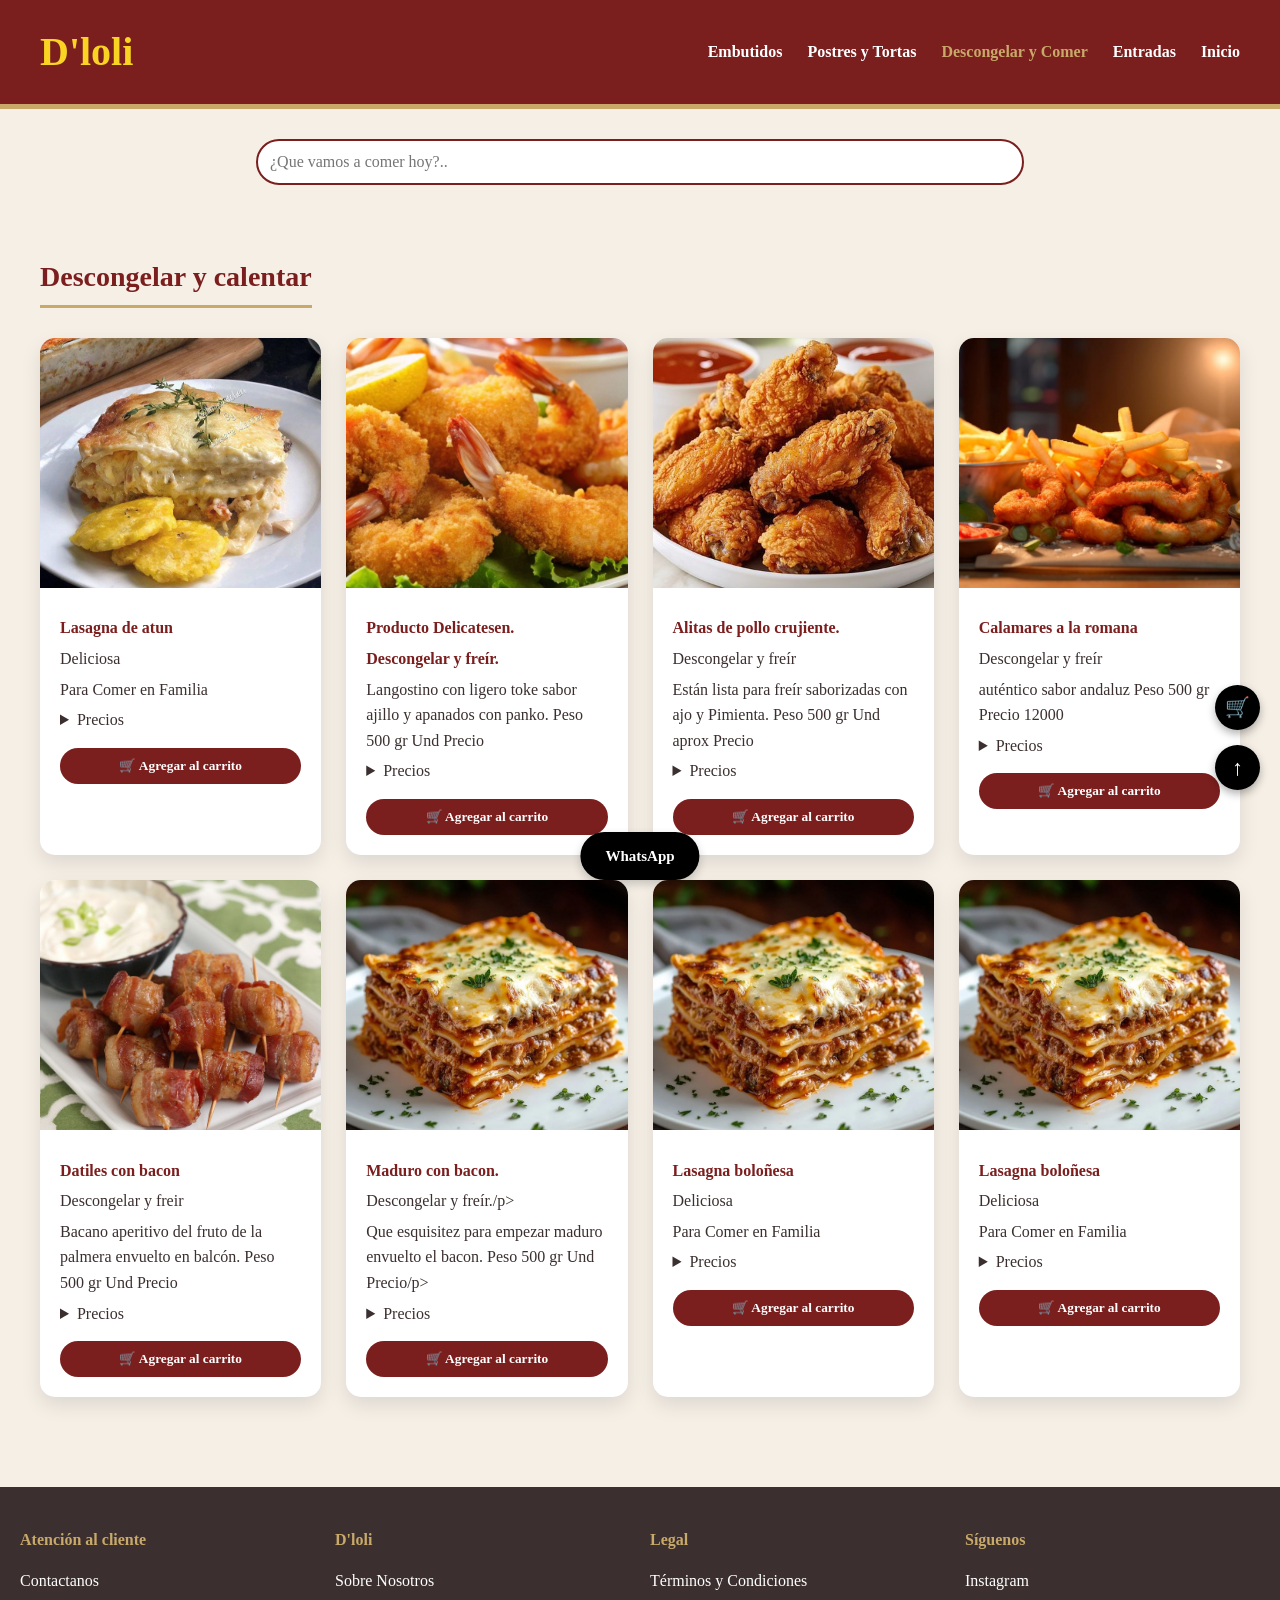
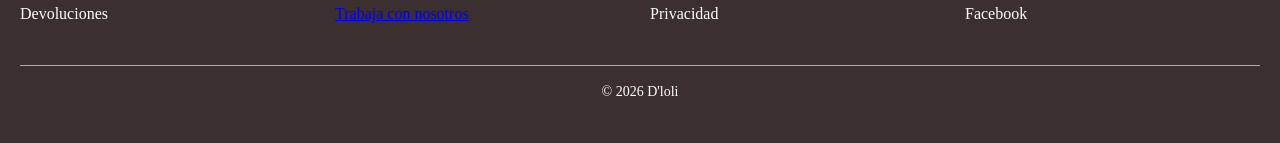
<file: platoslistos.html>
<!DOCTYPE html>
<html lang="es-CO">
  <head>
    <meta charset="UTF-8" />
    <meta name="viewport" content="width=device-width, initial-scale=1.0" />
    <link rel="stylesheet" href="estilos.css">
    <title>Cliente D'loli</title>
    <meta name="viewport" content="width=device-width, initial-scale=1.0" />

 
  </head>
 
  <body>
    
    <header>
      
      
      
      <div class="logo">D'loli</div>

    <nav>   
        <ul>
          <li><a href="embu.html">Embutidos</a></li>
          <li><a href="postres.html">Postres y Tortas</a></li>
          <li><a href="platoslistos.html"  class="active">Descongelar y Comer</a></li>
          <li><a href="entradas.html">Entradas</a></li>
          <li><a href="index.html">Inicio</a></li>
        </ul>
      </nav>
        
        
      </div>
    </header>
    <div class="search-box">
     
      <input
        type="text"
        id="searchInput"
        placeholder="¿Que vamos a comer hoy?.."
        onkeyup="buscarPerfume()"/>

        <p id="noResults" style="display:none; text-align:center; margin-top:15px; font-weight:bold; color:#7b1e1e;">
          No se encontraron productos 🍷
        </p>
    </div>
    
  

    <!-- MINICART (VISUAL) -->
    <aside class="minicart">
      <h2>Descongelar y calentar</h2>


       <!-- CONTENEDOR 1 -->
<div class="cart-container">

  <div class="cart-item">
    <img src="imagenes/lasagna_atun.jpeg" alt="Lasagna" class="imagen-mediana">
    <div class="cart-info">
      <p><strong>Lasagna de atun</strong></p>
      <p>Deliciosa</p>
      <p>Para Comer en Familia</p>
      
      <details class="price-dropdown">
        <summary>Precios</summary>
      
        <div class="price-options">
          <div class="price-option">
            <input type="radio" name="size-lasagna" value="30ml|19990">
            <label>
              <span class="size">Personal</span>
              <span class="price">$16.0000</span>
            </label>
          </div>
      
          <div class="price-option">
            <input type="radio" name="size-lasagna" value="50ml|34990">
            <label>
              <span class="size">50ml</span>
              <span class="price">$ 34.990</span>
            </label>
          </div>
      
          <div class="price-option">
            <input type="radio" name="size-lasagna" value="100ml|54990">
            <label>
              <span class="size">Para dos personas</span>
              <span class="price">$ 30.000</span>
            </label>
          </div>
      
        
        </div>
      </details>
    </div>
  </div>

    <div class="cart-item">
      <img src="imagenes/producto_delicatesen.jpeg" alt="Lasagna" class="imagen-mediana">
      <div class="cart-info">
        <p><strong>Producto Delicatesen.</strong></p>
        <p> <strong>Descongelar y freír.</strong></p>
        <p>Langostino con ligero toke  sabor ajillo y apanados con panko.
            Peso 500 gr
            Und
            Precio</p>
        
        <details class="price-dropdown">
          <summary>Precios</summary>
        
          <div class="price-options">
            <div class="price-option">
              <input type="radio" name="size-lasagna" value="30ml|19990">
              <label>
                <span class="size">30ml</span>
                <span class="price">$19.990</span>
              </label>
            </div>
        
            <div class="price-option">
              <input type="radio" name="size-lasagna" value="50ml|34990">
              <label>
                <span class="size">50ml</span>
                <span class="price">$ 34.990</span>
              </label>
            </div>
        
            <div class="price-option">
              <input type="radio" name="size-lasagna" value="100ml|54990">
              <label>
                <span class="size">100ml</span>
                <span class="price">$ 54.990</span>
              </label>
            </div>
        
            <div class="price-option">
              <input type="radio" name="size-lasagna" value="1.1|120000">
              <label>
                <span class="size">1.1 (Premium)</span>
                <span class="price">$ 119.990</span>
              </label>
            </div>
          </div>
        </details>
      </div>
    </div>
    


      <div class="cart-item">
        <img src="imagenes/alitas_de_pollo_crujiente.jpeg" alt="Lasagna" class="imagen-mediana">
        <div class="cart-info">
          <p><strong>Alitas de pollo crujiente.</strong></p>
          <p>Descongelar y freír</p>
          <p>Están lista para freír saborizadas con ajo y Pimienta.
            Peso 500 gr
            Und aprox
            Precio</p>
          
          <details class="price-dropdown">
            <summary>Precios</summary>
          
            <div class="price-options">
              <div class="price-option">
                <input type="radio" name="size-lasagna" value="30ml|19990">
                <label>
                  <span class="size">30ml</span>
                  <span class="price">$19.990</span>
                </label>
              </div>
          
              <div class="price-option">
                <input type="radio" name="size-lasagna" value="50ml|34990">
                <label>
                  <span class="size">50ml</span>
                  <span class="price">$ 34.990</span>
                </label>
              </div>
          
              <div class="price-option">
                <input type="radio" name="size-lasagna" value="100ml|54990">
                <label>
                  <span class="size">100ml</span>
                  <span class="price">$ 54.990</span>
                </label>
              </div>
          
              <div class="price-option">
                <input type="radio" name="size-lasagna" value="1.1|120000">
                <label>
                  <span class="size">1.1 (Premium)</span>
                  <span class="price">$ 119.990</span>
                </label>
              </div>
            </div>
          </details>
        </div>
      </div>
      
        <div class="cart-item">
          <img src="imagenes/calamares_a-la_romana.jpeg" alt="Lasagna" class="imagen-mediana">
          <div class="cart-info">
            <p><strong>Calamares a la romana</strong></p>
            <p>Descongelar y freír</p>
            <p>auténtico sabor andaluz
                
                Peso 500 gr
                Precio 12000</p>
            
            <details class="price-dropdown">
              <summary>Precios</summary>
            
              <div class="price-options">
                <div class="price-option">
                  <input type="radio" name="size-lasagna" value="30ml|19990">
                  <label>
                    <span class="size">30ml</span>
                    <span class="price">$19.990</span>
                  </label>
                </div>
            
                <div class="price-option">
                  <input type="radio" name="size-lasagna" value="50ml|34990">
                  <label>
                    <span class="size">50ml</span>
                    <span class="price">$ 34.990</span>
                  </label>
                </div>
            
                <div class="price-option">
                  <input type="radio" name="size-lasagna" value="100ml|54990">
                  <label>
                    <span class="size">100ml</span>
                    <span class="price">$ 54.990</span>
                  </label>
                </div>
            
                <div class="price-option">
                  <input type="radio" name="size-lasagna" value="1.1|120000">
                  <label>
                    <span class="size">1.1 (Premium)</span>
                    <span class="price">$ 119.990</span>
                  </label>
                </div>
              </div>
            </details>
          </div>
        </div>


    <div class="cart-item">
      <img src="imagenes/datiles_con-bacon.jpeg" alt="Lasagna" class="imagen-mediana">
      <div class="cart-info">
        <p><strong>Datiles con bacon</strong></p>
        <p>  Descongelar y freir</p>
        <p>Bacano aperitivo del fruto de la palmera envuelto en balcón.
          
            Peso 500 gr
            Und
            Precio</p>
        
        <details class="price-dropdown">
          <summary>Precios</summary>
        
          <div class="price-options">
            <div class="price-option">
              <input type="radio" name="size-lasagna" value="30ml|19990">
              <label>
                <span class="size">30ml</span>
                <span class="price">$19.990</span>
              </label>
            </div>
        
            <div class="price-option">
              <input type="radio" name="size-lasagna" value="50ml|34990">
              <label>
                <span class="size">50ml</span>
                <span class="price">$ 34.990</span>
              </label>
            </div>
        
            <div class="price-option">
              <input type="radio" name="size-lasagna" value="100ml|54990">
              <label>
                <span class="size">100ml</span>
                <span class="price">$ 54.990</span>
              </label>
            </div>
        
            <div class="price-option">
              <input type="radio" name="size-lasagna" value="1.1|120000">
              <label>
                <span class="size">1.1 (Premium)</span>
                <span class="price">$ 119.990</span>
              </label>
            </div>
          </div>
        </details>
      </div>
    </div>
    
  

 

      <div class="cart-item">
        <img src="imagenes/lasagna_bolonesa.jpeg" alt="Lasagna" class="imagen-mediana">
        <div class="cart-info">
          <p><strong>Maduro con bacon.</strong></p>
          <p> Descongelar y freír./p>
          <p> Que esquisitez para empezar maduro envuelto el bacon.
           
            Peso 500 gr
            Und
            Precio/p>
          
          <details class="price-dropdown">
            <summary>Precios</summary>
          
            <div class="price-options">
              <div class="price-option">
                <input type="radio" name="size-lasagna" value="30ml|19990">
                <label>
                  <span class="size">30ml</span>
                  <span class="price">$19.990</span>
                </label>
              </div>
          
              <div class="price-option">
                <input type="radio" name="size-lasagna" value="50ml|34990">
                <label>
                  <span class="size">50ml</span>
                  <span class="price">$ 34.990</span>
                </label>
              </div>
          
              <div class="price-option">
                <input type="radio" name="size-lasagna" value="100ml|54990">
                <label>
                  <span class="size">100ml</span>
                  <span class="price">$ 54.990</span>
                </label>
              </div>
          
              <div class="price-option">
                <input type="radio" name="size-lasagna" value="1.1|120000">
                <label>
                  <span class="size">1.1 (Premium)</span>
                  <span class="price">$ 119.990</span>
                </label>
              </div>
            </div>
          </details>
        </div>
      </div>
      

  
  

        <div class="cart-item">
          <img src="imagenes/lasagna_bolonesa.jpeg" alt="Lasagna" class="imagen-mediana">
          <div class="cart-info">
            <p><strong>Lasagna boloñesa</strong></p>
            <p>Deliciosa</p>
            <p>Para Comer en Familia</p>
            
            <details class="price-dropdown">
              <summary>Precios</summary>
            
              <div class="price-options">
                <div class="price-option">
                  <input type="radio" name="size-lasagna" value="30ml|19990">
                  <label>
                    <span class="size">30ml</span>
                    <span class="price">$19.990</span>
                  </label>
                </div>
            
                <div class="price-option">
                  <input type="radio" name="size-lasagna" value="50ml|34990">
                  <label>
                    <span class="size">50ml</span>
                    <span class="price">$ 34.990</span>
                  </label>
                </div>
            
                <div class="price-option">
                  <input type="radio" name="size-lasagna" value="100ml|54990">
                  <label>
                    <span class="size">100ml</span>
                    <span class="price">$ 54.990</span>
                  </label>
                </div>
            
                <div class="price-option">
                  <input type="radio" name="size-lasagna" value="1.1|120000">
                  <label>
                    <span class="size">1.1 (Premium)</span>
                    <span class="price">$ 119.990</span>
                  </label>
                </div>
              </div>
            </details>
          </div>
        </div>
        


        

          <div class="cart-item">
            <img src="imagenes/lasagna_bolonesa.jpeg" alt="Lasagna" class="imagen-mediana">
            <div class="cart-info">
              <p><strong>Lasagna boloñesa</strong></p>
              <p>Deliciosa</p>
              <p>Para Comer en Familia</p>
              
              <details class="price-dropdown">
                <summary>Precios</summary>
              
                <div class="price-options">
                  <div class="price-option">
                    <input type="radio" name="size-lasagna" value="30ml|19990">
                    <label>
                      <span class="size">30ml</span>
                      <span class="price">$19.990</span>
                    </label>
                  </div>
              
                  <div class="price-option">
                    <input type="radio" name="size-lasagna" value="50ml|34990">
                    <label>
                      <span class="size">50ml</span>
                      <span class="price">$ 34.990</span>
                    </label>
                  </div>
              
                  <div class="price-option">
                    <input type="radio" name="size-lasagna" value="100ml|54990">
                    <label>
                      <span class="size">100ml</span>
                      <span class="price">$ 54.990</span>
                    </label>
                  </div>
              
                  <div class="price-option">
                    <input type="radio" name="size-lasagna" value="1.1|120000">
                    <label>
                      <span class="size">1.1 (Premium)</span>
                      <span class="price">$ 119.990</span>
                    </label>
                  </div>
                </div>
              </details>
            </div>
          </div>
          
</div>


    </aside>

    <!-- FOOTER -->
    <footer>
      <div class="footer-columns">
        <div>
          <h4>Atención al cliente</h4>
          <ul>
            <li><a href="tel:+573151821269">Contactanos</a></li>

            <li><a href="tel:+573151821269">Devoluciones</a></li>
          </ul>
        </div>

        <div>
          <h4>D'loli</h4>
          <ul>

            
            <li><a href="#" id="verSobreNosotros">Sobre Nosotros</a>
            </li>
            <a href="https://wa.me/573151821269" target="_blank"
            >Trabaja con nosotros</a
          </ul>
        </div>

        <div>
          <h4>Legal</h4>
          <ul>
            <li><a href="#" id="verTerminos">Términos y Condiciones</a>
            </li>
            <li>Privacidad</li>
          </ul>
        </div>

        <div>
          <h4>Síguenos</h4>
          <ul>
            <li><a href="https://www.instagram.com/zhaicolexinspirations?igsh=MWN2NmU1YmVtbXdhMQ==" target="_blank">
            Instagram
            </a>
            </li>
            <li><a href="https://www.facebook.com/profile.php?id=61582595425156" target="_blank">
              Facebook
            </a>
            </li>
            
          </ul>
        </div>
      </div>

      <div class="footer-bottom">
        <span>© 2026 D'loli</span>
        
      </div>
    </footer>
  



<a href="https://wa.me/573156957794?text=Hola,%20estoy%20interesado%20en%20un%20producto"
target="_blank"
class="whatsapp-centro">
WhatsApp
</a>

<button class="btn-arriba" onclick="irArriba()">↑</button>
<a href="carrito.html" class="btn-carrito">🛒</a>
<script src="script.js"></script>

</body>

</html>
</file>
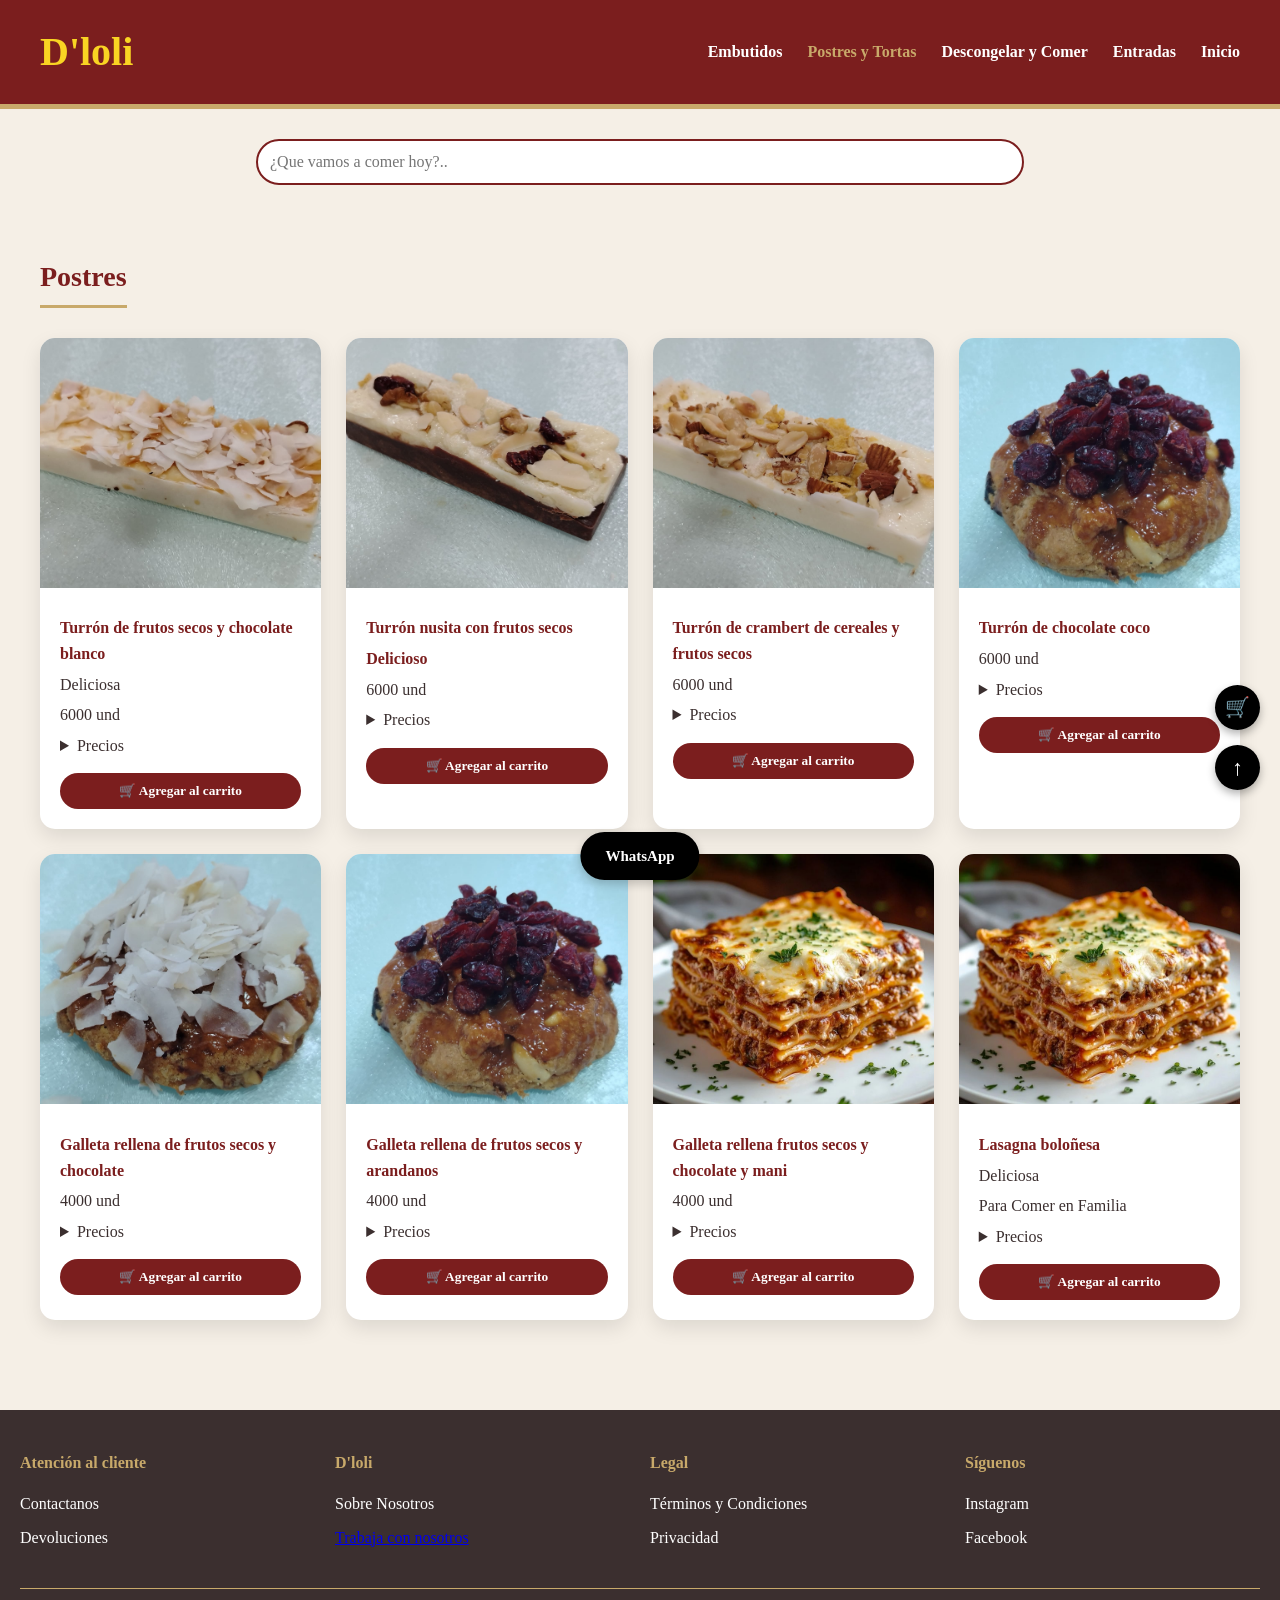
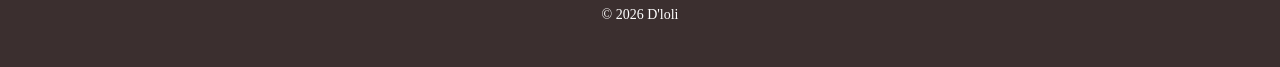
<file: postres.html>
<!DOCTYPE html>
<html lang="es-CO">
  <head>
    <meta charset="UTF-8" />
    <meta name="viewport" content="width=device-width, initial-scale=1.0" />
    <link rel="stylesheet" href="estilos.css">
    <title>Cliente D'loli</title>
    <meta name="viewport" content="width=device-width, initial-scale=1.0" />

 
  </head>
 
  <body>
    
    <header>
      
      
      
      <div class="logo">D'loli</div>

    <nav>   
        <ul>
          <li><a href="embu.html">Embutidos</a></li>
          <li><a href="postres.html" class="active">Postres y Tortas</a></li>
          <li><a href="platoslistos.html">Descongelar y Comer</a></li>
          <li><a href="entradas.html">Entradas</a></li>
          <li><a href="index.html">Inicio</a></li>
        </ul>
      </nav>
        
        
      </div>
    </header>
    <div class="search-box">
     
      <input
        type="text"
        id="searchInput"
        placeholder="¿Que vamos a comer hoy?.."
        onkeyup="buscarPerfume()"/>

        <p id="noResults" style="display:none; text-align:center; margin-top:15px; font-weight:bold; color:#7b1e1e;">
          No se encontraron productos 🍷
        </p>
    </div>
    
  

    <!-- MINICART (VISUAL) -->
    <aside class="minicart">
      <h2>Postres</h2>


       <!-- CONTENEDOR 1 -->
<div class="cart-container">

  <div class="cart-item">
    <img src="imagenes/postre7.jpeg" alt="Lasagna" class="imagen-mediana">
    <div class="cart-info">
      <p><strong>Turrón de frutos secos y chocolate blanco</strong></p>
      <p>Deliciosa</p>
      <p>6000 und</p>
      
      <details class="price-dropdown">
        <summary>Precios</summary>
      
        <div class="price-options">
          <div class="price-option">
            <input type="radio" name="size-lasagna" value="30ml|19990">
            <label>
              <span class="size">30ml</span>
              <span class="price">$19.990</span>
            </label>
          </div>
      
          <div class="price-option">
            <input type="radio" name="size-lasagna" value="50ml|34990">
            <label>
              <span class="size">50ml</span>
              <span class="price">$ 34.990</span>
            </label>
          </div>
      
          <div class="price-option">
            <input type="radio" name="size-lasagna" value="100ml|54990">
            <label>
              <span class="size">100ml</span>
              <span class="price">$ 54.990</span>
            </label>
          </div>
      
          <div class="price-option">
            <input type="radio" name="size-lasagna" value="1.1|120000">
            <label>
              <span class="size">1.1 (Premium)</span>
              <span class="price">$ 119.990</span>
            </label>
          </div>
        </div>
      </details>
    </div>
  </div>
  

    <div class="cart-item">
      <img src="imagenes/postre9.jpeg" alt="Lasagna" class="imagen-mediana">
      <div class="cart-info">
        <p><strong>Turrón nusita con frutos secos</strong></p>
        <p> <strong>Delicioso</strong></p>
       
        <p>6000 und</p>
     
        
        <details class="price-dropdown">
          <summary>Precios</summary>
        
          <div class="price-options">
            <div class="price-option">
              <input type="radio" name="size-lasagna" value="30ml|19990">
              <label>
                <span class="size">30ml</span>
                <span class="price">$19.990</span>
              </label>
            </div>
        
            <div class="price-option">
              <input type="radio" name="size-lasagna" value="50ml|34990">
              <label>
                <span class="size">50ml</span>
                <span class="price">$ 34.990</span>
              </label>
            </div>
        
            <div class="price-option">
              <input type="radio" name="size-lasagna" value="100ml|54990">
              <label>
                <span class="size">100ml</span>
                <span class="price">$ 54.990</span>
              </label>
            </div>
        
            <div class="price-option">
              <input type="radio" name="size-lasagna" value="1.1|120000">
              <label>
                <span class="size">1.1 (Premium)</span>
                <span class="price">$ 119.990</span>
              </label>
            </div>
          </div>
        </details>
      </div>
    </div>
    


      <div class="cart-item">
        <img src="imagenes/postre8.jpeg" alt="Lasagna" class="imagen-mediana">
        <div class="cart-info">
          <p><strong>Turrón de crambert de cereales y frutos secos</strong></p>
          <p>6000 und</p>
          
          
          <details class="price-dropdown">
            <summary>Precios</summary>
          
            <div class="price-options">
              <div class="price-option">
                <input type="radio" name="size-lasagna" value="30ml|19990">
                <label>
                  <span class="size">30ml</span>
                  <span class="price">$19.990</span>
                </label>
              </div>
          
              <div class="price-option">
                <input type="radio" name="size-lasagna" value="50ml|34990">
                <label>
                  <span class="size">50ml</span>
                  <span class="price">$ 34.990</span>
                </label>
              </div>
          
              <div class="price-option">
                <input type="radio" name="size-lasagna" value="100ml|54990">
                <label>
                  <span class="size">100ml</span>
                  <span class="price">$ 54.990</span>
                </label>
              </div>
          
              <div class="price-option">
                <input type="radio" name="size-lasagna" value="1.1|120000">
                <label>
                  <span class="size">1.1 (Premium)</span>
                  <span class="price">$ 119.990</span>
                </label>
              </div>
            </div>
          </details>
        </div>
      </div>
      
        <div class="cart-item">
          <img src="imagenes/postre13.jpeg" alt="Lasagna" class="imagen-mediana">
          <div class="cart-info">
            <p><strong>Turrón de chocolate coco</strong></p>
            <p>6000 und</p>
            
            
            <details class="price-dropdown">
              <summary>Precios</summary>
            
              <div class="price-options">
                <div class="price-option">
                  <input type="radio" name="size-lasagna" value="30ml|19990">
                  <label>
                    <span class="size">30ml</span>
                    <span class="price">$19.990</span>
                  </label>
                </div>
            
                <div class="price-option">
                  <input type="radio" name="size-lasagna" value="50ml|34990">
                  <label>
                    <span class="size">50ml</span>
                    <span class="price">$ 34.990</span>
                  </label>
                </div>
            
                <div class="price-option">
                  <input type="radio" name="size-lasagna" value="100ml|54990">
                  <label>
                    <span class="size">100ml</span>
                    <span class="price">$ 54.990</span>
                  </label>
                </div>
            
                <div class="price-option">
                  <input type="radio" name="size-lasagna" value="1.1|120000">
                  <label>
                    <span class="size">1.1 (Premium)</span>
                    <span class="price">$ 119.990</span>
                  </label>
                </div>
              </div>
            </details>
          </div>
        </div>


    <div class="cart-item">
      <img src="imagenes/postre11.jpeg" alt="Lasagna" class="imagen-mediana">
      <div class="cart-info">
        <p><strong>Galleta rellena de frutos secos y chocolate</strong></p>
        <p>4000 und</p>
        
        
        <details class="price-dropdown">
          <summary>Precios</summary>
        
          <div class="price-options">
            <div class="price-option">
              <input type="radio" name="size-lasagna" value="30ml|19990">
              <label>
                <span class="size">30ml</span>
                <span class="price">$19.990</span>
              </label>
            </div>
        
            <div class="price-option">
              <input type="radio" name="size-lasagna" value="50ml|34990">
              <label>
                <span class="size">50ml</span>
                <span class="price">$ 34.990</span>
              </label>
            </div>
        
            <div class="price-option">
              <input type="radio" name="size-lasagna" value="100ml|54990">
              <label>
                <span class="size">100ml</span>
                <span class="price">$ 54.990</span>
              </label>
            </div>
        
            <div class="price-option">
              <input type="radio" name="size-lasagna" value="1.1|120000">
              <label>
                <span class="size">1.1 (Premium)</span>
                <span class="price">$ 119.990</span>
              </label>
            </div>
          </div>
        </details>
      </div>
    </div>

      <div class="cart-item">
        <img src="imagenes/postre13.jpeg" alt="Lasagna" class="imagen-mediana">
        <div class="cart-info">
          <p><strong>Galleta rellena de frutos secos y arandanos</strong></p>
          <p>4000 und</p>
          
          
          <details class="price-dropdown">
            <summary>Precios</summary>
          
            <div class="price-options">
              <div class="price-option">
                <input type="radio" name="size-lasagna" value="30ml|19990">
                <label>
                  <span class="size">30ml</span>
                  <span class="price">$19.990</span>
                </label>
              </div>
          
              <div class="price-option">
                <input type="radio" name="size-lasagna" value="50ml|34990">
                <label>
                  <span class="size">50ml</span>
                  <span class="price">$ 34.990</span>
                </label>
              </div>
          
              <div class="price-option">
                <input type="radio" name="size-lasagna" value="100ml|54990">
                <label>
                  <span class="size">100ml</span>
                  <span class="price">$ 54.990</span>
                </label>
              </div>
          
              <div class="price-option">
                <input type="radio" name="size-lasagna" value="1.1|120000">
                <label>
                  <span class="size">1.1 (Premium)</span>
                  <span class="price">$ 119.990</span>
                </label>
              </div>
            </div>
          </details>
        </div>
      </div>
      

  
  

        <div class="cart-item">
          <img src="imagenes/lasagna_bolonesa.jpeg" alt="Lasagna" class="imagen-mediana">
          <div class="cart-info">
            <p><strong>Galleta rellena frutos secos y chocolate y mani</strong></p>
            <p>4000 und</p>
            
            
            <details class="price-dropdown">
              <summary>Precios</summary>
            
              <div class="price-options">
                <div class="price-option">
                  <input type="radio" name="size-lasagna" value="30ml|19990">
                  <label>
                    <span class="size">30ml</span>
                    <span class="price">$19.990</span>
                  </label>
                </div>
            
                <div class="price-option">
                  <input type="radio" name="size-lasagna" value="50ml|34990">
                  <label>
                    <span class="size">50ml</span>
                    <span class="price">$ 34.990</span>
                  </label>
                </div>
            
                <div class="price-option">
                  <input type="radio" name="size-lasagna" value="100ml|54990">
                  <label>
                    <span class="size">100ml</span>
                    <span class="price">$ 54.990</span>
                  </label>
                </div>
            
                <div class="price-option">
                  <input type="radio" name="size-lasagna" value="1.1|120000">
                  <label>
                    <span class="size">1.1 (Premium)</span>
                    <span class="price">$ 119.990</span>
                  </label>
                </div>
              </div>
            </details>
          </div>
        </div>
        


        

          <div class="cart-item">
            <img src="imagenes/lasagna_bolonesa.jpeg" alt="Lasagna" class="imagen-mediana">
            <div class="cart-info">
              <p><strong>Lasagna boloñesa</strong></p>
              <p>Deliciosa</p>
              <p>Para Comer en Familia</p>
              
              <details class="price-dropdown">
                <summary>Precios</summary>
              
                <div class="price-options">
                  <div class="price-option">
                    <input type="radio" name="size-lasagna" value="30ml|19990">
                    <label>
                      <span class="size">30ml</span>
                      <span class="price">$19.990</span>
                    </label>
                  </div>
              
                  <div class="price-option">
                    <input type="radio" name="size-lasagna" value="50ml|34990">
                    <label>
                      <span class="size">50ml</span>
                      <span class="price">$ 34.990</span>
                    </label>
                  </div>
              
                  <div class="price-option">
                    <input type="radio" name="size-lasagna" value="100ml|54990">
                    <label>
                      <span class="size">100ml</span>
                      <span class="price">$ 54.990</span>
                    </label>
                  </div>
              
                  <div class="price-option">
                    <input type="radio" name="size-lasagna" value="1.1|120000">
                    <label>
                      <span class="size">1.1 (Premium)</span>
                      <span class="price">$ 119.990</span>
                    </label>
                  </div>
                </div>
              </details>
            </div>
          </div>
          
</div>


    </aside>

    <!-- FOOTER -->
    <footer>
      <div class="footer-columns">
        <div>
          <h4>Atención al cliente</h4>
          <ul>
            <li><a href="tel:+573151821269">Contactanos</a></li>

            <li><a href="tel:+573151821269">Devoluciones</a></li>
          </ul>
        </div>

        <div>
          <h4>D'loli</h4>
          <ul>

            
            <li><a href="#" id="verSobreNosotros">Sobre Nosotros</a>
            </li>
            <a href="https://wa.me/573151821269" target="_blank"
            >Trabaja con nosotros</a
          </ul>
        </div>

        <div>
          <h4>Legal</h4>
          <ul>
            <li><a href="#" id="verTerminos">Términos y Condiciones</a>
            </li>
            <li>Privacidad</li>
          </ul>
        </div>

        <div>
          <h4>Síguenos</h4>
          <ul>
            <li><a href="https://www.instagram.com/zhaicolexinspirations?igsh=MWN2NmU1YmVtbXdhMQ==" target="_blank">
            Instagram
            </a>
            </li>
            <li><a href="https://www.facebook.com/profile.php?id=61582595425156" target="_blank">
              Facebook
            </a>
            </li>
            
          </ul>
        </div>
      </div>

      <div class="footer-bottom">
        <span>© 2026 D'loli</span>
        
      </div>
    </footer>
  



<a href="https://wa.me/573156957794?text=Hola,%20estoy%20interesado%20en%20un%20producto"
target="_blank"
class="whatsapp-centro">
WhatsApp
</a>

<button class="btn-arriba" onclick="irArriba()">↑</button>
<a href="carrito.html" class="btn-carrito">🛒</a>
<script src="script.js"></script>

</body>

</html>
</file>
<file: estilos.css>
/* =========================
   RESET GENERAL
========================= */
* {
  margin: 0;
  padding: 0;
  box-sizing: border-box;
  font-family: "Georgia", serif;
}

body {
  background-color: #f5efe6; /* crema */
  color: #3b2f2f;
  line-height: 1.6;
}

/* =========================
     HEADER
  ========================= */
header {
  background-color: #7b1e1e; /* rojo vino */
  color: #fff;
  padding: 20px 40px;
  display: flex;
  justify-content: space-between;
  align-items: center;
  border-bottom: 5px solid #c8a96a; /* dorado */
}

.logo {
  font-family: 'Pacifico', cursive;
 
  
  font-size: 40px;
  font-weight: bold;
  color: #f9d423;
  transition: transform 0.3s ease, color 0.3s ease;
}

.logo:hover {
  transform: scale(1.1);
  color: #ffffff;
}
.logo-container {
  .header {
    position: relative;
    padding: 20px;
  }
}

/* 👇 slogan centrado arriba del header */
.slogan {
  font-family: cursive;
  position: absolute;
  top: 30px; /* 🔥 aquí controlas qué tan abajo queda */
  left: 50%;
  transform: translateX(-50%);
  font-size: 30px;
  color: #ffffff;
}
@media (max-width: 600px) {
  .slogan {
    position: static;
    transform: none;
    margin-bottom: 5px;
    font-family:cursive;
  }

  .logo-container {
    display: flex;
    flex-direction: column;
    align-items: center;
  }
}
nav ul {
  list-style: none;
  display: flex;
  gap: 25px;
}

nav ul li a {
  text-decoration: none;
  color: #fff;
  font-weight: bold;
  transition: 0.3s;
}

nav ul li a:hover,
nav ul li a.active {
  color: #c8a96a;
}

/* =========================
     BUSCADOR
  ========================= */
.search-box {
  text-align: center;
  margin: 30px 0;
}

.search-box input {
  width: 60%;
  padding: 12px;
  border-radius: 30px;
  border: 2px solid #7b1e1e;
  outline: none;
  font-size: 16px;
}

/* =========================
     CONTENEDOR PRODUCTOS
  ========================= */
.minicart {
  padding: 40px;
}

.minicart h2 {
  text-align: center;
  margin-bottom: 30px;
  font-size: 28px;
  color: #7b1e1e;
  border-bottom: 3px solid #c8a96a;
  display: inline-block;
  padding-bottom: 5px;
}

.cart-container {
  display: grid;
  grid-template-columns: repeat(4, 1fr);
  gap: 25px;
}

/* =========================
     TARJETAS PRODUCTO
  ========================= */
.cart-item {
  background: #fff;
  border-radius: 15px;
  overflow: hidden;
  box-shadow: 0 8px 20px rgba(0, 0, 0, 0.1);
  transition: 0.3s;
}

.cart-item:hover {
  transform: translateY(-8px);
}

.cart-item img {
  width: 100%;
  height: 250px;
  object-fit: cover;
}

.cart-info {
  padding: 20px;
}

.cart-info p {
  margin-bottom: 5px;
}

.cart-info strong {
  color: #7b1e1e;
}

/* =========================
     PRECIOS
  ========================= */
.price-options {
  margin-top: 10px;
}

.price-option {
  display: flex;
  align-items: center;
  margin-bottom: 5px;
}

.price-option label {
  display: flex;
  justify-content: space-between;
  width: 100%;
  cursor: pointer;
}

.price-option input {
  margin-right: 8px;
}

.size {
  font-weight: bold;
}

.price {
  color: #7b1e1e;
  font-weight: bold;
}

/* =========================
     BOTÓN CARRITO
  ========================= */
.add-to-cart-btn {
  margin-top: 15px;
  width: 100%;
  padding: 10px;
  background: #7b1e1e;
  color: white;
  border: none;
  border-radius: 30px;
  cursor: pointer;
  transition: 0.3s;
  font-weight: bold;
}

.add-to-cart-btn:hover {
  background: #a83232;
}

/* =========================
     FOOTER
  ========================= */
footer {
  background-color: #3b2f2f;
  color: #fff;
  padding: 40px 20px;
  margin-top: 50px;
}

.footer-columns {
  display: grid;
  grid-template-columns: repeat(4, 1fr);
  gap: 20px;
}

.footer-columns h4 {
  margin-bottom: 15px;
  color: #c8a96a;
}

.footer-columns ul {
  list-style: none;
}

.footer-columns ul li {
  margin-bottom: 8px;
}

.footer-columns ul li a {
  color: #fff;
  text-decoration: none;
  transition: 0.3s;
}

.footer-columns ul li a:hover {
  color: #c8a96a;
}

.footer-bottom {
  text-align: center;
  margin-top: 30px;
  border-top: 1px solid #c8a96a;
  padding-top: 15px;
  font-size: 14px;
}

/* =========================
     BOTONES FLOTANTES
  ========================= */
.whatsapp-centro {
  position: fixed;
  bottom: 20px;
  left: 50%;
  transform: translateX(-50%);
  background-color: #000;
  color: white;
  padding: 12px 25px;
  border-radius: 30px;
  text-decoration: none;
  font-size: 15px;
  font-weight: bold;
  box-shadow: 0 4px 10px rgba(0, 0, 0, 0.2);
  z-index: 1000;
  transition: background-color 0.3s;
}

.whatsapp-centro:hover {
  background-color: #000;
}

.btn-arriba {
  position: fixed;
  bottom: 110px; /* ⬆ lo sube respecto al botón de WhatsApp */
  right: 20px;

  width: 45px;
  height: 45px;
  border-radius: 50%;
  background-color: #000;
  color: white;
  font-size: 22px;
  font-weight: bold;
  border: none;
  cursor: pointer;
  box-shadow: 0 4px 8px rgba(0, 0, 0, 0.3);
  z-index: 1000;
}

.btn-carrito {
  position: fixed;
  bottom: 170px; /* ⬆ más arriba que el botón ↑ */
  right: 20px;

  width: 45px;
  height: 45px;
  border-radius: 50%;

  background-color: #000;
  color: white;
  font-size: 20px;
  text-align: center;
  line-height: 45px;

  text-decoration: none;
  cursor: pointer;

  box-shadow: 0 4px 8px rgba(0, 0, 0, 0.3);
  z-index: 1000;
}

.btn-carrito:hover {
  background-color: #333;
}

/* =========================
     RESPONSIVE
  ========================= */
@media (max-width: 1024px) {
  .cart-container {
    grid-template-columns: repeat(2, 1fr);
  }
}

@media (max-width: 600px) {
  header {
    flex-direction: column;
    gap: 15px;
  }

  nav ul {
    flex-direction: column;
    text-align: center;
  }

  .cart-container {
    grid-template-columns: 1fr;
  }

  .search-box input {
    width: 90%;
  }

  .footer-columns {
    grid-template-columns: 1fr;
    text-align: center;
  }
}
/* =========================
   CARRITO AISLADO
========================= */

.carrito-page .container {
  max-width: 1200px;
  margin: 40px auto;
  padding: 20px;
}

.carrito-page .cart-header {
  text-align: center;
  margin-bottom: 40px;
}

.carrito-page .cart-header h1 {
  font-size: 36px;
  color: #7b1e1e;
}

.carrito-page .cart-content {
  display: grid;
  grid-template-columns: 2fr 1fr;
  gap: 40px;
}

.carrito-page .products-section,
.carrito-page .summary-section {
  background: #fff;
  padding: 25px;
  border-radius: 15px;
  box-shadow: 0 8px 20px rgba(0, 0, 0, 0.08);
}

/* PRODUCTO */
.carrito-page .cart-item {
  display: grid;
  grid-template-columns: 120px 1fr auto;
  gap: 20px;
  align-items: center;
  padding: 20px 0;
  border-bottom: 1px solid #eee;
}

.carrito-page .item-image {
  width: 120px;
  height: 120px;
  object-fit: cover;
  border-radius: 10px;
}

.carrito-page .item-brand {
  font-weight: bold;
  color: #7b1e1e;
}

.carrito-page .item-name {
  font-size: 18px;
  font-weight: bold;
}

.carrito-page .item-price {
  font-size: 18px;
  font-weight: bold;
  color: #7b1e1e;
}

/* CANTIDAD */
.carrito-page .quantity-controls {
  display: flex;
  gap: 10px;
  margin-top: 10px;
}

.carrito-page .quantity-btn {
  width: 30px;
  height: 30px;
  border-radius: 50%;
  border: none;
  background: #7b1e1e;
  color: white;
  cursor: pointer;
}

.carrito-page .quantity-btn:hover {
  background: #a83232;
}

.carrito-page .remove-btn {
  background: none;
  border: none;
  color: #7b1e1e;
  cursor: pointer;
  font-weight: bold;
}

.carrito-page .remove-btn:hover {
  text-decoration: underline;
}

/* RESUMEN */
.carrito-page .summary-row {
  display: flex;
  justify-content: space-between;
  margin-bottom: 15px;
}

.carrito-page .summary-row.total {
  font-size: 20px;
  font-weight: bold;
  border-top: 2px solid #c8a96a;
  padding-top: 15px;
  color: #7b1e1e;
}

.carrito-page .checkout-btn {
  width: 100%;
  padding: 12px;
  background: #7b1e1e;
  color: white;
  border: none;
  border-radius: 30px;
  cursor: pointer;
  font-weight: bold;
  margin-top: 15px;
}

.carrito-page .checkout-btn:hover {
  background: #a83232;
}

.carrito-page .btn-primary {
  display: inline-block;
  margin-top: 20px;
  padding: 10px 20px;
  background: #7b1e1e;
  color: white;
  text-decoration: none;
  border-radius: 30px;
}

.carrito-page .btn-primary:hover {
  background: #a83232;
}

/* RESPONSIVE */
@media (max-width: 900px) {
  .carrito-page .cart-content {
    grid-template-columns: 1fr;
  }

  .carrito-page .cart-item {
    grid-template-columns: 1fr;
    text-align: center;
  }

  .carrito-page .item-image {
    margin: 0 auto;
  }
}
.continue-shopping {
  text-align: center;
  margin-top: 16px;
}

.continue-shopping a {
  color: #666;
  text-decoration: none;
  font-size: 14px;
}

.continue-shopping a:hover {
  text-decoration: underline;
  color: #000;
}
z
</file>
